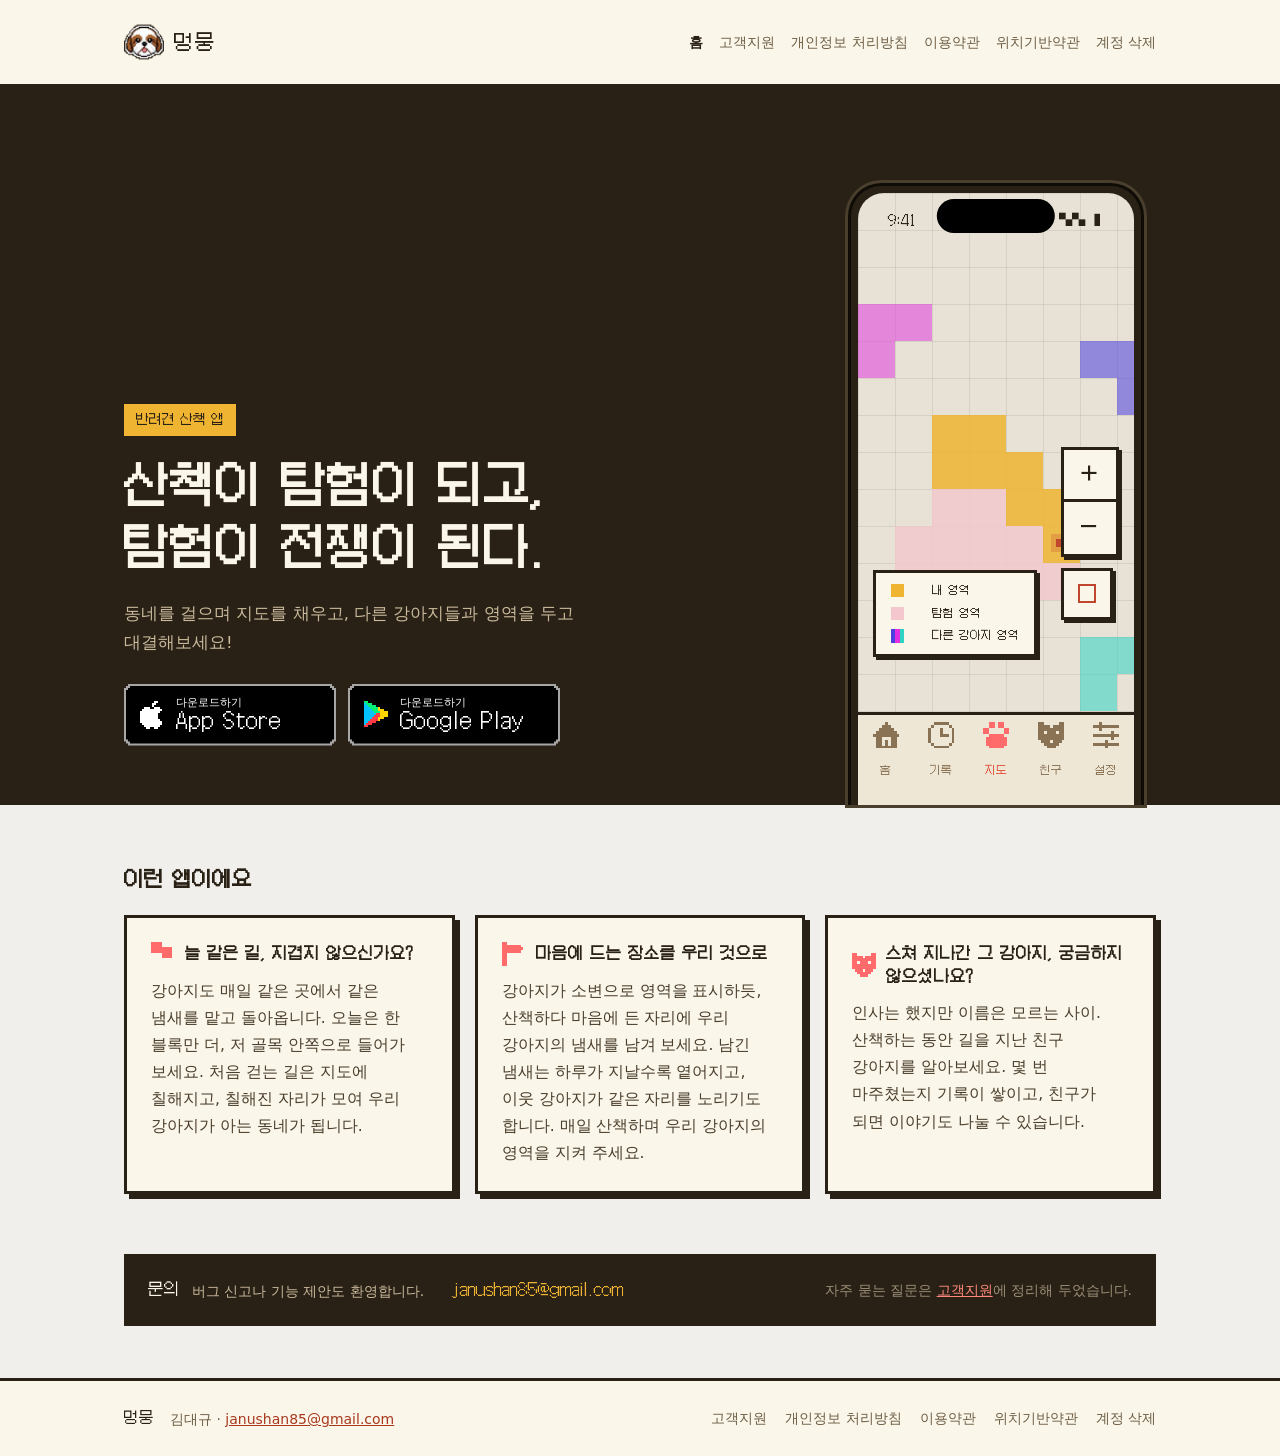
<file: index.html>
<!doctype html>
<html lang="ko">
<head>
  <meta charset="utf-8">
  <meta name="viewport" content="width=device-width, initial-scale=1">
  <title>멍뭉</title>
  <meta name="description" content="산책이 탐험이 되고 탐험이 전쟁이 된다. 동네를 걸으며 지도를 채우고, 다른 강아지들과 영역을 두고 대결해보세요!">
  <meta name="theme-color" content="#2A2116">
  <meta property="og:type" content="website">
  <meta property="og:site_name" content="멍뭉">
  <meta property="og:title" content="멍뭉 — 산책이 탐험이 되고, 탐험이 전쟁이 된다">
  <meta property="og:description" content="산책이 탐험이 되고 탐험이 전쟁이 된다. 동네를 걸으며 지도를 채우고, 다른 강아지들과 영역을 두고 대결해보세요!">
  <meta property="og:url" content="https://pawplot.app/">
  <meta property="og:image" content="https://pawplot.app/assets/icon-512.png">
  <link rel="icon" href="/assets/icon-96.png">
  <link rel="apple-touch-icon" href="/assets/icon-180.png">
  <link rel="stylesheet" href="/style.css">
  <script>document.documentElement.classList.add('js');</script>
</head>
<body class="home">
  <header class="site-head">
    <div class="wrap head-row">
      <a class="brand" href="/">
        <span class="brand-mark"><img src="/assets/icon-96.png" alt="" width="40" height="40"></span>
        <span class="brand-name">멍뭉</span>
      </a>
      <button class="nav-toggle" type="button" aria-label="메뉴" aria-expanded="false" aria-controls="site-nav"><span></span><span></span><span></span></button>
      <nav class="site-nav" id="site-nav">
        <span aria-current="page">홈</span>
        <a href="/support/">고객지원</a>
        <a href="/privacy/">개인정보 처리방침</a>
        <a href="/terms/">이용약관</a>
        <a href="/location/">위치기반약관</a>
        <a href="/account-deletion/">계정 삭제</a>
      </nav>
    </div>
  </header>
  <main>
    <section class="hero">
      <div class="wrap hero-grid">
        <div class="hero-copy">
          <span class="badge">반려견 산책 앱</span>
          <h1>산책이 탐험이 되고,<br>탐험이 전쟁이 된다.</h1>
          <p class="hero-lead">동네를 걸으며 지도를 채우고, 다른 강아지들과 영역을 두고 대결해보세요!</p>
          <div class="stores">
        <a class="store apple" href="https://apps.apple.com/kr/app/id6807056228">
          <span class="store-in">
            <svg class="store-i" viewBox="0 0 12 14" shape-rendering="crispEdges" aria-hidden="true"><path fill="#FFFFFF" d="M7 0h2v1h-2zM6 1h2v1h-2zM6 2h1v1h-1zM2 3h3v1h-3zM7 3h3v1h-3zM1 4h10v1h-10zM0 5h10v1h-10zM0 6h9v1h-9zM0 7h9v1h-9zM0 8h9v1h-9zM0 9h10v1h-10zM0 10h11v1h-11zM1 11h10v1h-10zM2 12h8v1h-8zM3 13h2v1h-2zM7 13h2v1h-2z"/></svg>
            <span class="store-t"><span class="store-sub">다운로드하기</span><span class="store-name">App Store</span></span>
          </span>
        </a>
        <a class="store play" href="https://play.google.com/store/apps/details?id=app.pawplot">
          <span class="store-in">
            <svg class="store-i" viewBox="0 0 12 14" shape-rendering="crispEdges" aria-hidden="true"><path fill="#00C3FF" d="M0 1h1v1h-1zM0 2h2v1h-2zM0 3h3v1h-3zM0 4h4v1h-4zM0 5h5v1h-5zM0 6h6v1h-6zM0 7h5v1h-5zM0 8h4v1h-4zM0 9h3v1h-3zM0 10h2v1h-2zM0 11h1v1h-1z"/><path fill="#00F076" d="M0 0h2v1h-2zM1 1h3v1h-3zM2 2h4v1h-4zM3 3h4v1h-4zM4 4h3v1h-3zM5 5h3v1h-3z"/><path fill="#FF3A44" d="M6 6h2v1h-2zM5 7h3v1h-3zM4 8h3v1h-3zM3 9h4v1h-4zM2 10h4v1h-4zM1 11h3v1h-3zM0 12h2v1h-2z"/><path fill="#FFD400" d="M7 3h1v1h-1zM7 4h3v1h-3zM8 5h4v1h-4zM8 6h4v1h-4zM8 7h4v1h-4zM7 8h3v1h-3zM7 9h1v1h-1z"/></svg>
            <span class="store-t"><span class="store-sub">다운로드하기</span><span class="store-name">Google Play</span></span>
          </span>
        </a>
          </div>
        </div>
      <div class="phone" aria-hidden="true">
        <div class="phone-screen">
          <div class="pmap">
            <i class="pc mine" style="--c:2;--r:6"></i>
            <i class="pc mine" style="--c:3;--r:6"></i>
            <i class="pc mine" style="--c:3;--r:7"></i>
            <i class="pc mine" style="--c:4;--r:7"></i>
            <i class="pc mine" style="--c:4;--r:8"></i>
            <i class="pc mine" style="--c:5;--r:8"></i>
            <i class="pc mine" style="--c:5;--r:9"></i>
            <i class="pc mine" style="--c:2;--r:7"></i>
            <i class="pc seen" style="--c:1;--r:9"></i>
            <i class="pc seen" style="--c:2;--r:9"></i>
            <i class="pc seen" style="--c:2;--r:10"></i>
            <i class="pc seen" style="--c:3;--r:10"></i>
            <i class="pc seen" style="--c:4;--r:10"></i>
            <i class="pc seen" style="--c:1;--r:10"></i>
            <i class="pc seen" style="--c:3;--r:9"></i>
            <i class="pc seen" style="--c:4;--r:9"></i>
            <i class="pc seen" style="--c:5;--r:10"></i>
            <i class="pc seen" style="--c:2;--r:8"></i>
            <i class="pc seen" style="--c:3;--r:8"></i>
            <i class="pc rival-a" style="--c:6;--r:4"></i>
            <i class="pc rival-a" style="--c:7;--r:4"></i>
            <i class="pc rival-a" style="--c:7;--r:5"></i>
            <i class="pc rival-b" style="--c:0;--r:3"></i>
            <i class="pc rival-b" style="--c:1;--r:3"></i>
            <i class="pc rival-b" style="--c:0;--r:4"></i>
            <i class="pc rival-c" style="--c:6;--r:12"></i>
            <i class="pc rival-c" style="--c:7;--r:12"></i>
            <i class="pc rival-c" style="--c:6;--r:13"></i>
            <i class="pdog"></i>
          </div>
          <div class="pstatus"><span>9:41</span><i class="pnotch"></i><span>▚▚ ▮</span></div>
          <div class="pzoom">
            <div class="pz-pair"><span>+</span><span>−</span></div>
            <div class="pz-loc"><i></i></div>
          </div>
          <div class="plegend">
            <div class="lg-row"><i class="sw mine"></i><span>내 영역</span></div>
            <div class="lg-row"><i class="sw seen"></i><span>탐험 영역</span></div>
            <div class="lg-row"><i class="sw multi"><i></i><i></i><i></i></i><span>다른 강아지 영역</span></div>
          </div>
          <div class="ptabs">
            <div class="tab"><svg class="tab-i" viewBox="0 0 9 9" shape-rendering="crispEdges" aria-hidden="true"><path d="M4 0h1v1h-1zM3 1h3v1h-3zM2 2h5v1h-5zM1 3h7v1h-7zM0 4h9v1h-9zM1 5h2v1h-2zM6 5h2v1h-2zM1 6h2v1h-2zM4 6h1v1h-1zM6 6h2v1h-2zM1 7h2v1h-2zM4 7h1v1h-1zM6 7h2v1h-2zM1 8h7v1h-7z"/></svg><span>홈</span></div>
            <div class="tab"><svg class="tab-i" viewBox="0 0 9 9" shape-rendering="crispEdges" aria-hidden="true"><path d="M2 0h5v1h-5zM1 1h1v1h-1zM7 1h1v1h-1zM0 2h1v1h-1zM4 2h1v1h-1zM8 2h1v1h-1zM0 3h1v1h-1zM4 3h1v1h-1zM8 3h1v1h-1zM0 4h1v1h-1zM4 4h3v1h-3zM8 4h1v1h-1zM0 5h1v1h-1zM8 5h1v1h-1zM0 6h1v1h-1zM8 6h1v1h-1zM1 7h1v1h-1zM7 7h1v1h-1zM2 8h5v1h-5z"/></svg><span>기록</span></div>
            <div class="tab on"><svg class="tab-i" viewBox="0 0 9 9" shape-rendering="crispEdges" aria-hidden="true"><path d="M2 0h2v1h-2zM5 0h2v1h-2zM2 1h2v1h-2zM5 1h2v1h-2zM0 2h2v1h-2zM7 2h2v1h-2zM0 3h2v1h-2zM7 3h2v1h-2zM2 4h5v1h-5zM1 5h7v1h-7zM1 6h7v1h-7zM1 7h7v1h-7zM2 8h5v1h-5z"/></svg><span>지도</span></div>
            <div class="tab"><svg class="tab-i" viewBox="0 0 9 9" shape-rendering="crispEdges" aria-hidden="true"><path d="M0 0h2v1h-2zM7 0h2v1h-2zM0 1h4v1h-4zM5 1h4v1h-4zM0 2h9v1h-9zM0 3h2v1h-2zM3 3h3v1h-3zM7 3h2v1h-2zM0 4h9v1h-9zM0 5h9v1h-9zM1 6h3v1h-3zM5 6h3v1h-3zM2 7h5v1h-5zM3 8h3v1h-3z"/></svg><span>친구</span></div>
            <div class="tab"><svg class="tab-i" viewBox="0 0 9 9" shape-rendering="crispEdges" aria-hidden="true"><path d="M2 0h1v1h-1zM0 1h9v1h-9zM2 2h1v1h-1zM6 3h1v1h-1zM0 4h9v1h-9zM6 5h1v1h-1zM4 6h1v1h-1zM0 7h9v1h-9zM4 8h1v1h-1z"/></svg><span>설정</span></div>
          </div>
        </div>
      </div>
      </div>
    </section>

    <section class="wrap block">
      <h2>이런 앱이에요</h2>
      <div class="cards">
        <article class="card">
          <div class="card-head"><svg class="card-i" viewBox="0 0 9 9" shape-rendering="crispEdges" aria-hidden="true"><path d="M0 0h4v1h-4zM0 1h4v1h-4zM0 2h8v1h-8zM0 3h8v1h-8zM4 4h4v1h-4zM4 5h4v1h-4z"/></svg><h3>늘 같은 길, 지겹지 않으신가요?</h3></div>
          <p>강아지도 매일 같은 곳에서 같은 냄새를 맡고 돌아옵니다. 오늘은 한 블록만 더, 저 골목 안쪽으로 들어가 보세요. 처음 걷는 길은 지도에 칠해지고, 칠해진 자리가 모여 우리 강아지가 아는 동네가 됩니다.</p>
        </article>
        <article class="card">
          <div class="card-head"><svg class="card-i" viewBox="0 0 9 9" shape-rendering="crispEdges" aria-hidden="true"><path d="M0 0h2v1h-2zM0 1h7v1h-7zM0 2h8v1h-8zM0 3h7v1h-7zM0 4h2v1h-2zM0 5h2v1h-2zM0 6h2v1h-2zM0 7h2v1h-2zM0 8h2v1h-2z"/></svg><h3>마음에 드는 장소를 우리 것으로</h3></div>
          <p>강아지가 소변으로 영역을 표시하듯, 산책하다 마음에 든 자리에 우리 강아지의 냄새를 남겨 보세요. 남긴 냄새는 하루가 지날수록 옅어지고, 이웃 강아지가 같은 자리를 노리기도 합니다. 매일 산책하며 우리 강아지의 영역을 지켜 주세요.</p>
        </article>
        <article class="card">
          <div class="card-head"><svg class="card-i" viewBox="0 0 9 9" shape-rendering="crispEdges" aria-hidden="true"><path d="M0 0h2v1h-2zM7 0h2v1h-2zM0 1h4v1h-4zM5 1h4v1h-4zM0 2h9v1h-9zM0 3h2v1h-2zM3 3h3v1h-3zM7 3h2v1h-2zM0 4h9v1h-9zM0 5h9v1h-9zM1 6h3v1h-3zM5 6h3v1h-3zM2 7h5v1h-5zM3 8h3v1h-3z"/></svg><h3>스쳐 지나간 그 강아지, 궁금하지 않으셨나요?</h3></div>
          <p>인사는 했지만 이름은 모르는 사이. 산책하는 동안 길을 지난 친구 강아지를 알아보세요. 몇 번 마주쳤는지 기록이 쌓이고, 친구가 되면 이야기도 나눌 수 있습니다.</p>
        </article>
      </div>
    </section>

    <section class="wrap block">
      <div class="contact">
        <div>
          <span class="contact-title">문의</span>
          <span class="contact-lead">버그 신고나 기능 제안도 환영합니다.</span>
        </div>
        <a class="contact-mail" href="mailto:janushan85@gmail.com">janushan85@gmail.com</a>
        <p class="contact-note">자주 묻는 질문은 <a href="/support/">고객지원</a>에 정리해 두었습니다.</p>
      </div>
    </section>
  </main>
  <footer class="site-foot">
    <div class="wrap foot-row">
      <div class="foot-id">
        <div class="foot-name">멍뭉</div>
        <div class="foot-who">김대규 · <a href="mailto:janushan85@gmail.com">janushan85@gmail.com</a></div>
      </div>
      <div class="foot-links">
        <a href="/support/">고객지원</a>
        <a href="/privacy/">개인정보 처리방침</a>
        <a href="/terms/">이용약관</a>
        <a href="/location/">위치기반약관</a>
        <a href="/account-deletion/">계정 삭제</a>
      </div>
    </div>
  </footer>
  <script>
    (() => {
      const toggle = document.querySelector('.nav-toggle');
      const head = document.querySelector('.site-head');
      const set = (open) => {
        head.classList.toggle('nav-open', open);
        toggle.setAttribute('aria-expanded', String(open));
      };
      toggle.addEventListener('click', () => set(!head.classList.contains('nav-open')));
      document.addEventListener('keydown', (e) => { if (e.key === 'Escape') set(false); });
      document.addEventListener('click', (e) => { if (!head.contains(e.target)) set(false); });
    })();
  </script>
</body>
</html>
</file>
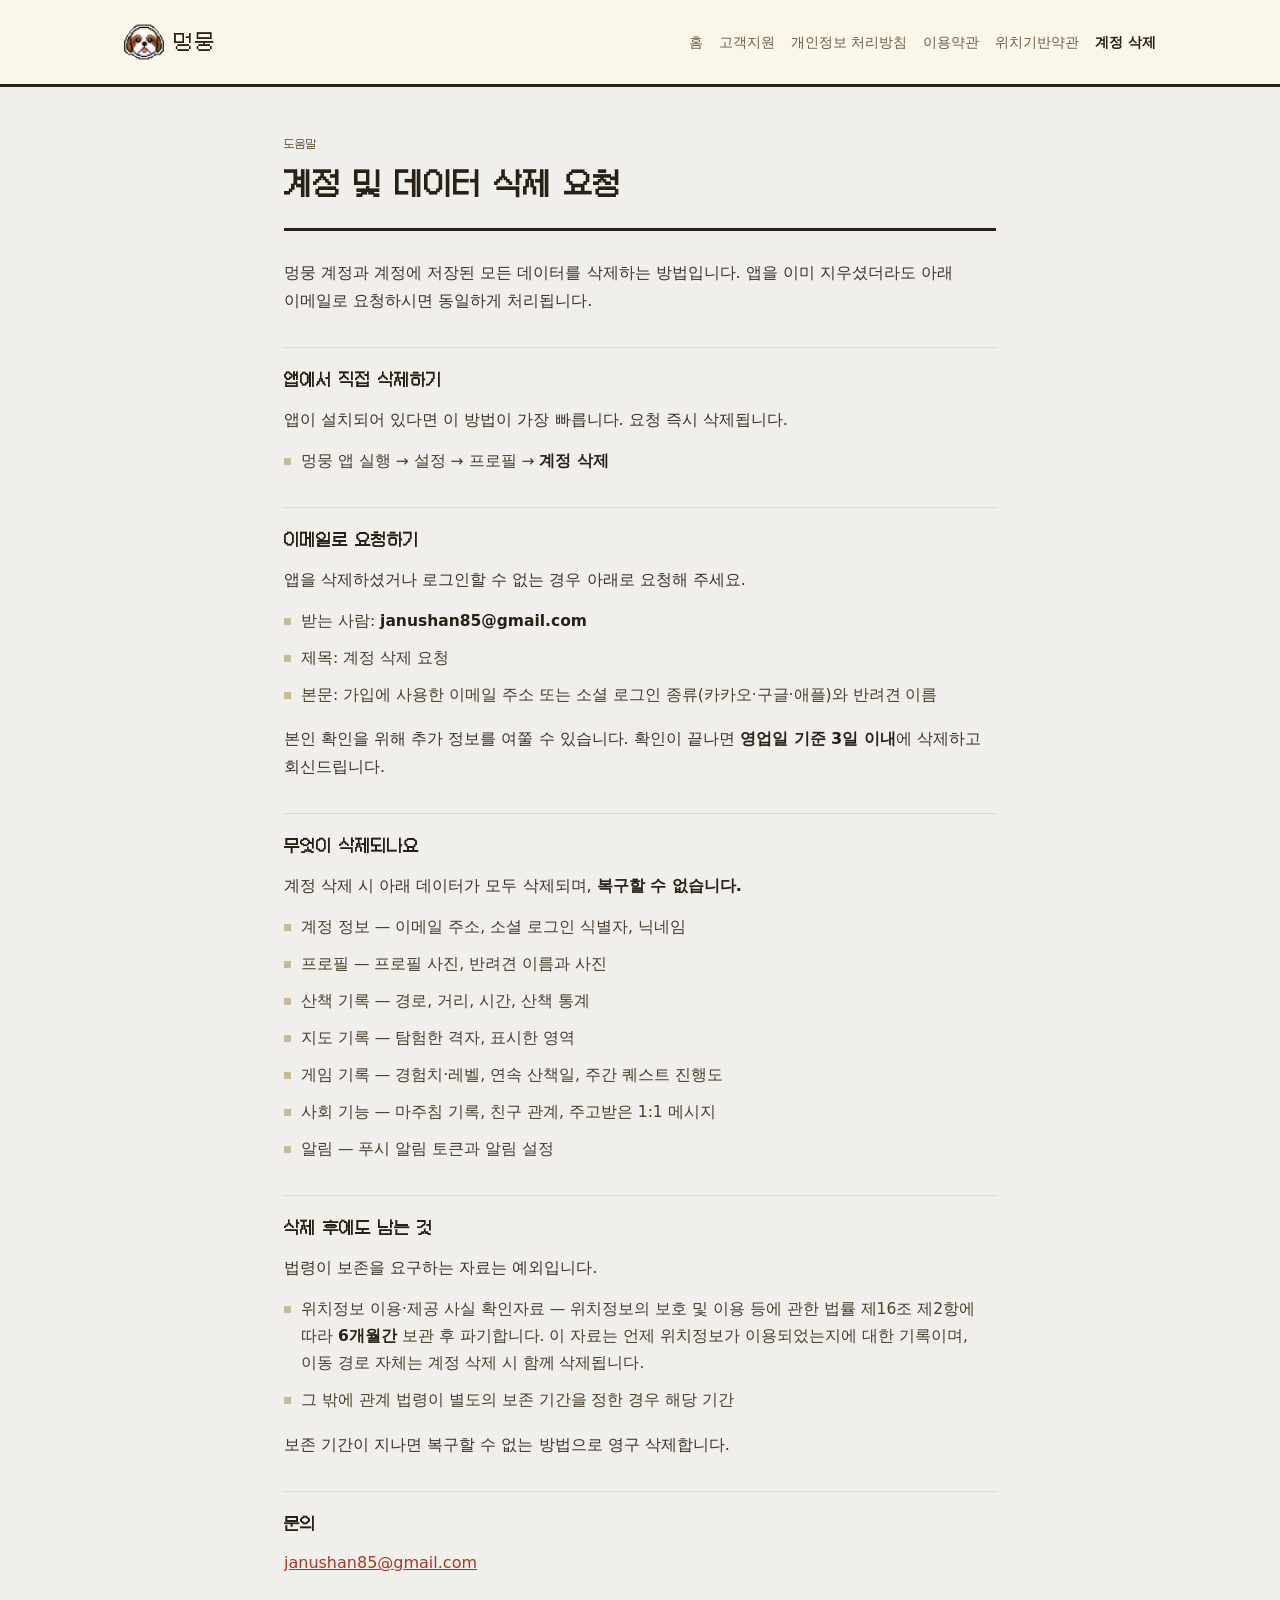
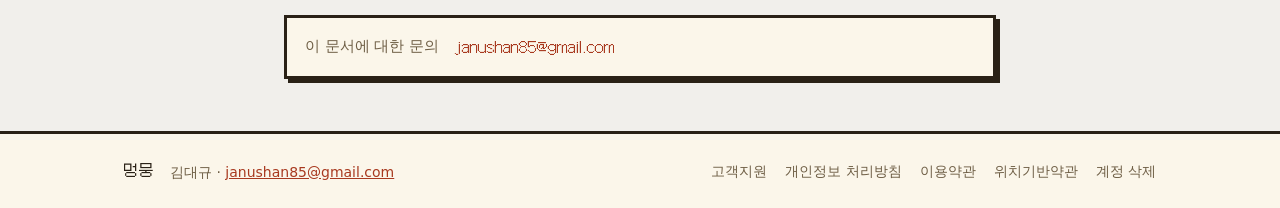
<file: account-deletion/index.html>
<!doctype html>
<html lang="ko">
<head>
  <meta charset="utf-8">
  <meta name="viewport" content="width=device-width, initial-scale=1">
  <title>계정 및 데이터 삭제 요청 · 멍뭉</title>
  <meta name="description" content="산책이 탐험이 되고 탐험이 전쟁이 된다. 동네를 걸으며 지도를 채우고, 다른 강아지들과 영역을 두고 대결해보세요!">
  <meta name="theme-color" content="#2A2116">
  <meta property="og:type" content="website">
  <meta property="og:site_name" content="멍뭉">
  <meta property="og:title" content="계정 및 데이터 삭제 요청">
  <meta property="og:description" content="산책이 탐험이 되고 탐험이 전쟁이 된다. 동네를 걸으며 지도를 채우고, 다른 강아지들과 영역을 두고 대결해보세요!">
  <meta property="og:url" content="https://pawplot.app/account-deletion/">
  <meta property="og:image" content="https://pawplot.app/assets/icon-512.png">
  <link rel="icon" href="/assets/icon-96.png">
  <link rel="apple-touch-icon" href="/assets/icon-180.png">
  <link rel="stylesheet" href="/style.css">
  <script>document.documentElement.classList.add('js');</script>
</head>
<body>
  <header class="site-head">
    <div class="wrap head-row">
      <a class="brand" href="/">
        <span class="brand-mark"><img src="/assets/icon-96.png" alt="" width="40" height="40"></span>
        <span class="brand-name">멍뭉</span>
      </a>
      <button class="nav-toggle" type="button" aria-label="메뉴" aria-expanded="false" aria-controls="site-nav"><span></span><span></span><span></span></button>
      <nav class="site-nav" id="site-nav">
        <a href="/">홈</a>
        <a href="/support/">고객지원</a>
        <a href="/privacy/">개인정보 처리방침</a>
        <a href="/terms/">이용약관</a>
        <a href="/location/">위치기반약관</a>
        <span aria-current="page">계정 삭제</span>
      </nav>
    </div>
  </header>
  <main>
    <article class="doc">
      <div class="doc-head">
        <span class="doc-lead">도움말</span>
        <h1>계정 및 데이터 삭제 요청</h1>
        
      </div>
    <p>멍뭉 계정과 계정에 저장된 모든 데이터를 삭제하는 방법입니다. 앱을 이미 지우셨더라도 아래 이메일로 요청하시면 동일하게 처리됩니다.</p>
    <h2>앱에서 직접 삭제하기</h2>
    <p>앱이 설치되어 있다면 이 방법이 가장 빠릅니다. 요청 즉시 삭제됩니다.</p>
    <ul class="dots">
      <li><i></i><span>멍뭉 앱 실행 → 설정 → 프로필 → <strong>계정 삭제</strong></span></li>
    </ul>
    <h2>이메일로 요청하기</h2>
    <p>앱을 삭제하셨거나 로그인할 수 없는 경우 아래로 요청해 주세요.</p>
    <ul class="dots">
      <li><i></i><span>받는 사람: <strong>janushan85@gmail.com</strong></span></li>
      <li><i></i><span>제목: 계정 삭제 요청</span></li>
      <li><i></i><span>본문: 가입에 사용한 이메일 주소 또는 소셜 로그인 종류(카카오·구글·애플)와 반려견 이름</span></li>
    </ul>
    <p>본인 확인을 위해 추가 정보를 여쭐 수 있습니다. 확인이 끝나면 <strong>영업일 기준 3일 이내</strong>에 삭제하고 회신드립니다.</p>
    <h2>무엇이 삭제되나요</h2>
    <p>계정 삭제 시 아래 데이터가 모두 삭제되며, <strong>복구할 수 없습니다.</strong></p>
    <ul class="dots">
      <li><i></i><span>계정 정보 — 이메일 주소, 소셜 로그인 식별자, 닉네임</span></li>
      <li><i></i><span>프로필 — 프로필 사진, 반려견 이름과 사진</span></li>
      <li><i></i><span>산책 기록 — 경로, 거리, 시간, 산책 통계</span></li>
      <li><i></i><span>지도 기록 — 탐험한 격자, 표시한 영역</span></li>
      <li><i></i><span>게임 기록 — 경험치·레벨, 연속 산책일, 주간 퀘스트 진행도</span></li>
      <li><i></i><span>사회 기능 — 마주침 기록, 친구 관계, 주고받은 1:1 메시지</span></li>
      <li><i></i><span>알림 — 푸시 알림 토큰과 알림 설정</span></li>
    </ul>
    <h2>삭제 후에도 남는 것</h2>
    <p>법령이 보존을 요구하는 자료는 예외입니다.</p>
    <ul class="dots">
      <li><i></i><span>위치정보 이용·제공 사실 확인자료 — 위치정보의 보호 및 이용 등에 관한 법률 제16조 제2항에 따라 <strong>6개월간</strong> 보관 후 파기합니다. 이 자료는 언제 위치정보가 이용되었는지에 대한 기록이며, 이동 경로 자체는 계정 삭제 시 함께 삭제됩니다.</span></li>
      <li><i></i><span>그 밖에 관계 법령이 별도의 보존 기간을 정한 경우 해당 기간</span></li>
    </ul>
    <p>보존 기간이 지나면 복구할 수 없는 방법으로 영구 삭제합니다.</p>
    <h2>문의</h2>
    <p><a href="mailto:janushan85@gmail.com">janushan85@gmail.com</a></p>
      <div class="doc-foot">
        <span>이 문서에 대한 문의</span>
        <a href="mailto:janushan85@gmail.com">janushan85@gmail.com</a>
      </div>
    </article>
  </main>
  <footer class="site-foot">
    <div class="wrap foot-row">
      <div class="foot-id">
        <div class="foot-name">멍뭉</div>
        <div class="foot-who">김대규 · <a href="mailto:janushan85@gmail.com">janushan85@gmail.com</a></div>
      </div>
      <div class="foot-links">
        <a href="/support/">고객지원</a>
        <a href="/privacy/">개인정보 처리방침</a>
        <a href="/terms/">이용약관</a>
        <a href="/location/">위치기반약관</a>
        <a href="/account-deletion/">계정 삭제</a>
      </div>
    </div>
  </footer>
  <script>
    (() => {
      const toggle = document.querySelector('.nav-toggle');
      const head = document.querySelector('.site-head');
      const set = (open) => {
        head.classList.toggle('nav-open', open);
        toggle.setAttribute('aria-expanded', String(open));
      };
      toggle.addEventListener('click', () => set(!head.classList.contains('nav-open')));
      document.addEventListener('keydown', (e) => { if (e.key === 'Escape') set(false); });
      document.addEventListener('click', (e) => { if (!head.contains(e.target)) set(false); });
    })();
  </script>
</body>
</html>
</file>
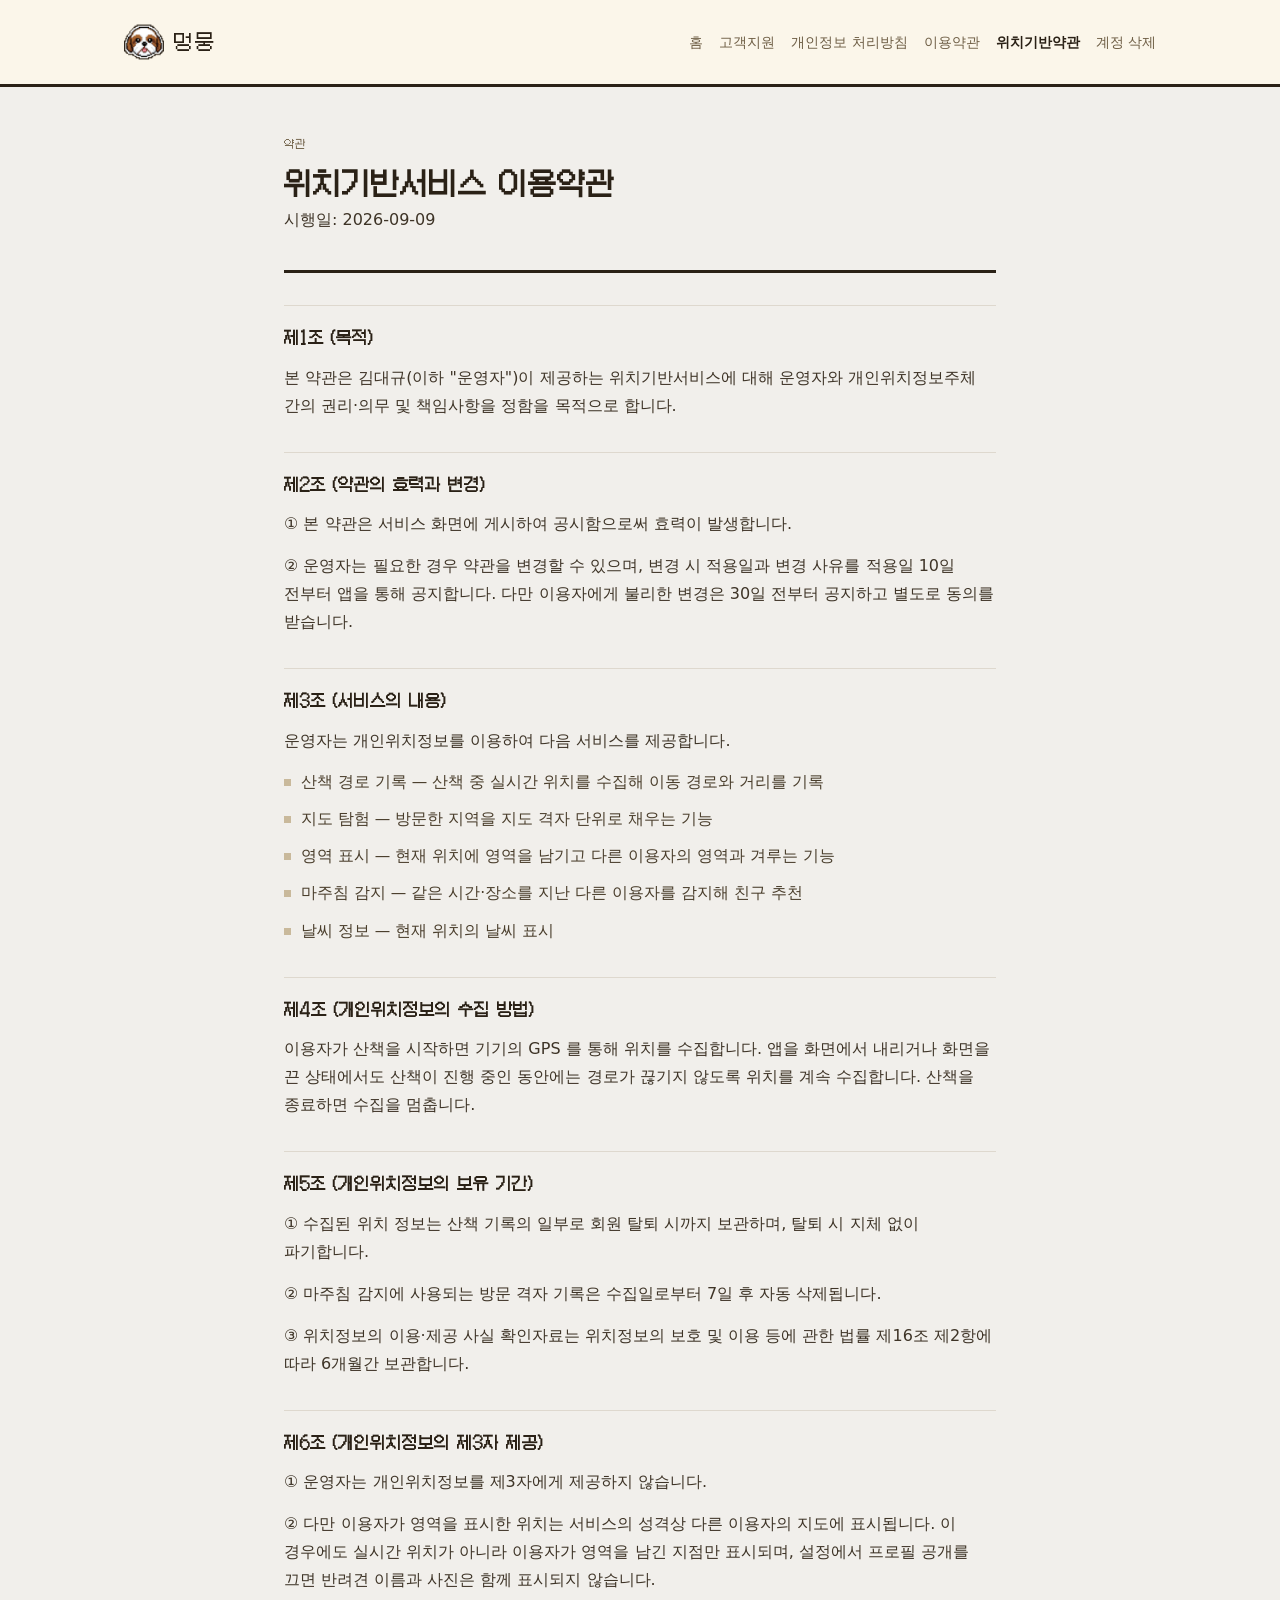
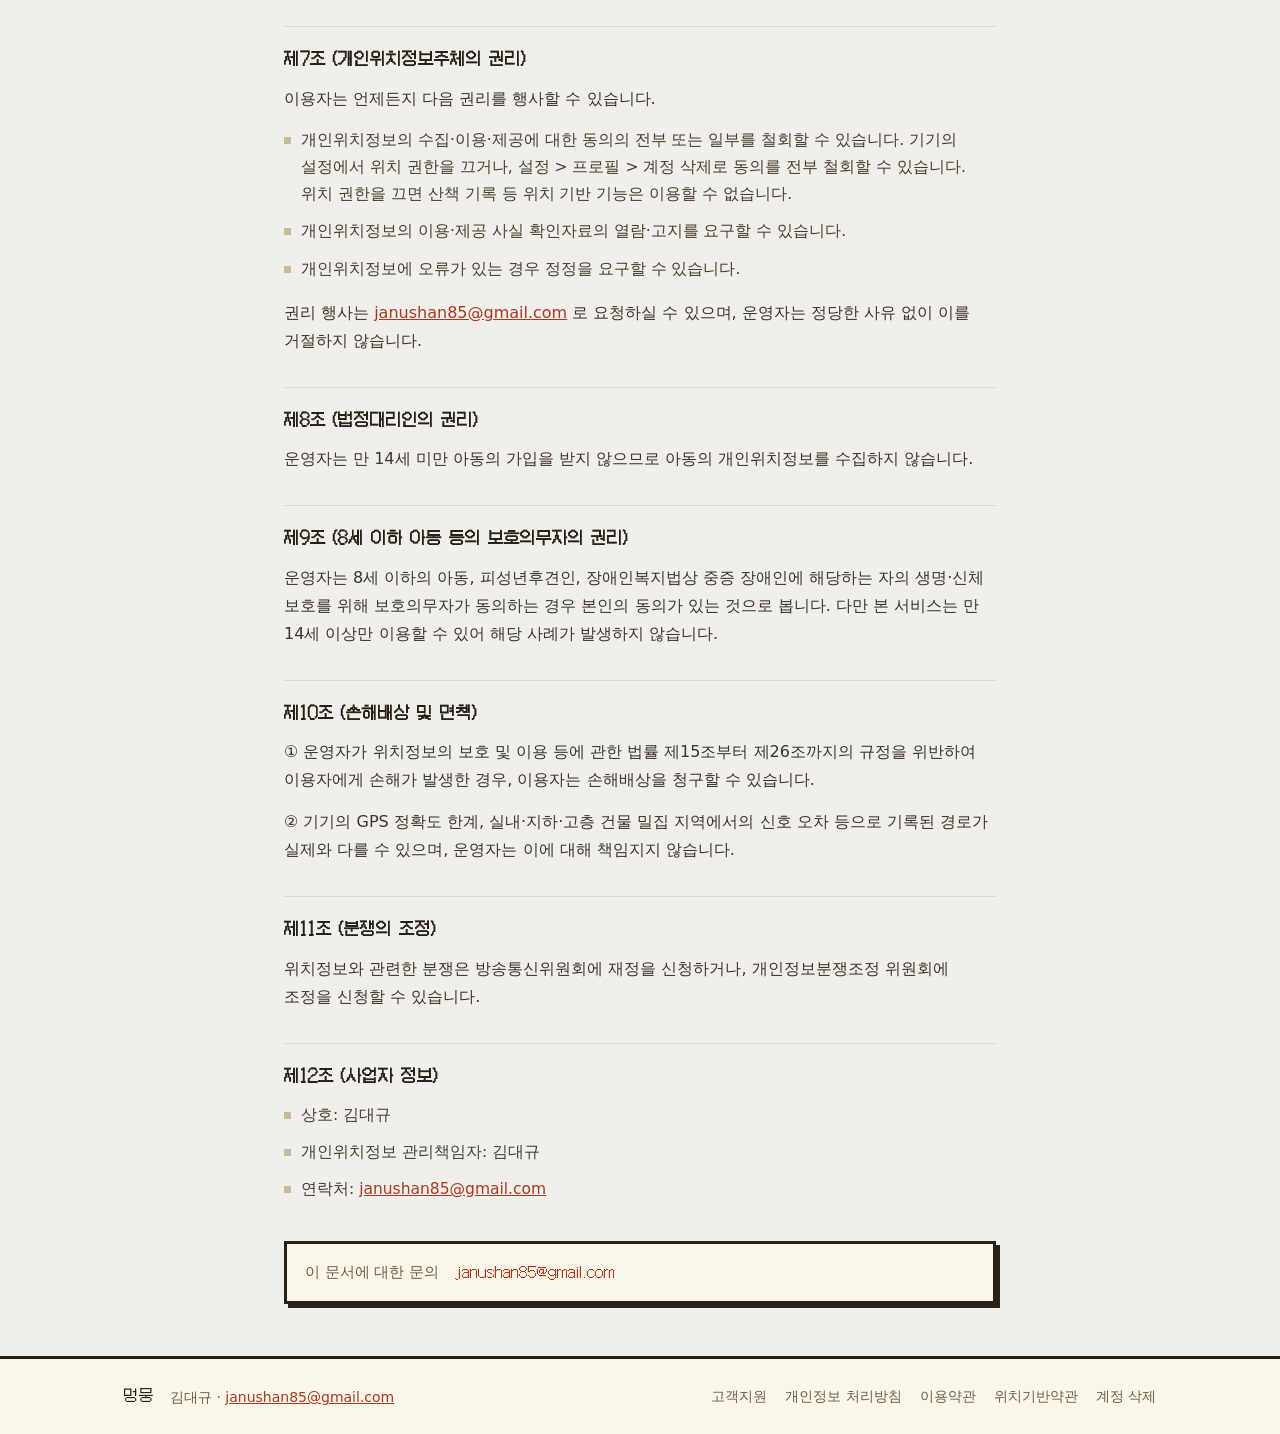
<file: location/index.html>
<!doctype html>
<html lang="ko">
<head>
  <meta charset="utf-8">
  <meta name="viewport" content="width=device-width, initial-scale=1">
  <title>위치기반서비스 이용약관 · 멍뭉</title>
  <meta name="description" content="산책이 탐험이 되고 탐험이 전쟁이 된다. 동네를 걸으며 지도를 채우고, 다른 강아지들과 영역을 두고 대결해보세요!">
  <meta name="theme-color" content="#2A2116">
  <meta property="og:type" content="website">
  <meta property="og:site_name" content="멍뭉">
  <meta property="og:title" content="위치기반서비스 이용약관">
  <meta property="og:description" content="산책이 탐험이 되고 탐험이 전쟁이 된다. 동네를 걸으며 지도를 채우고, 다른 강아지들과 영역을 두고 대결해보세요!">
  <meta property="og:url" content="https://pawplot.app/location/">
  <meta property="og:image" content="https://pawplot.app/assets/icon-512.png">
  <link rel="icon" href="/assets/icon-96.png">
  <link rel="apple-touch-icon" href="/assets/icon-180.png">
  <link rel="stylesheet" href="/style.css">
  <script>document.documentElement.classList.add('js');</script>
</head>
<body>
  <header class="site-head">
    <div class="wrap head-row">
      <a class="brand" href="/">
        <span class="brand-mark"><img src="/assets/icon-96.png" alt="" width="40" height="40"></span>
        <span class="brand-name">멍뭉</span>
      </a>
      <button class="nav-toggle" type="button" aria-label="메뉴" aria-expanded="false" aria-controls="site-nav"><span></span><span></span><span></span></button>
      <nav class="site-nav" id="site-nav">
        <a href="/">홈</a>
        <a href="/support/">고객지원</a>
        <a href="/privacy/">개인정보 처리방침</a>
        <a href="/terms/">이용약관</a>
        <span aria-current="page">위치기반약관</span>
        <a href="/account-deletion/">계정 삭제</a>
      </nav>
    </div>
  </header>
  <main>
    <article class="doc">
      <div class="doc-head">
        <span class="doc-lead">약관</span>
        <h1>위치기반서비스 이용약관</h1>
        <p class="doc-date">시행일: 2026-09-09</p>
      </div>
    <h2>제1조 (목적)</h2>
    <p>본 약관은 김대규(이하 &quot;운영자&quot;)이 제공하는 위치기반서비스에 대해 운영자와 개인위치정보주체 간의 권리·의무 및 책임사항을 정함을 목적으로 합니다.</p>
    <h2>제2조 (약관의 효력과 변경)</h2>
    <p>① 본 약관은 서비스 화면에 게시하여 공시함으로써 효력이 발생합니다.</p>
    <p>② 운영자는 필요한 경우 약관을 변경할 수 있으며, 변경 시 적용일과 변경 사유를 적용일 10일 전부터 앱을 통해 공지합니다. 다만 이용자에게 불리한 변경은 30일 전부터 공지하고 별도로 동의를 받습니다.</p>
    <h2>제3조 (서비스의 내용)</h2>
    <p>운영자는 개인위치정보를 이용하여 다음 서비스를 제공합니다.</p>
    <ul class="dots">
      <li><i></i><span>산책 경로 기록 — 산책 중 실시간 위치를 수집해 이동 경로와 거리를 기록</span></li>
      <li><i></i><span>지도 탐험 — 방문한 지역을 지도 격자 단위로 채우는 기능</span></li>
      <li><i></i><span>영역 표시 — 현재 위치에 영역을 남기고 다른 이용자의 영역과 겨루는 기능</span></li>
      <li><i></i><span>마주침 감지 — 같은 시간·장소를 지난 다른 이용자를 감지해 친구 추천</span></li>
      <li><i></i><span>날씨 정보 — 현재 위치의 날씨 표시</span></li>
    </ul>
    <h2>제4조 (개인위치정보의 수집 방법)</h2>
    <p>이용자가 산책을 시작하면 기기의 GPS 를 통해 위치를 수집합니다. 앱을 화면에서 내리거나 화면을 끈 상태에서도 산책이 진행 중인 동안에는 경로가 끊기지 않도록 위치를 계속 수집합니다. 산책을 종료하면 수집을 멈춥니다.</p>
    <h2>제5조 (개인위치정보의 보유 기간)</h2>
    <p>① 수집된 위치 정보는 산책 기록의 일부로 회원 탈퇴 시까지 보관하며, 탈퇴 시 지체 없이 파기합니다.</p>
    <p>② 마주침 감지에 사용되는 방문 격자 기록은 수집일로부터 7일 후 자동 삭제됩니다.</p>
    <p>③ 위치정보의 이용·제공 사실 확인자료는 위치정보의 보호 및 이용 등에 관한 법률 제16조 제2항에 따라 6개월간 보관합니다.</p>
    <h2>제6조 (개인위치정보의 제3자 제공)</h2>
    <p>① 운영자는 개인위치정보를 제3자에게 제공하지 않습니다.</p>
    <p>② 다만 이용자가 영역을 표시한 위치는 서비스의 성격상 다른 이용자의 지도에 표시됩니다. 이 경우에도 실시간 위치가 아니라 이용자가 영역을 남긴 지점만 표시되며, 설정에서 프로필 공개를 끄면 반려견 이름과 사진은 함께 표시되지 않습니다.</p>
    <h2>제7조 (개인위치정보주체의 권리)</h2>
    <p>이용자는 언제든지 다음 권리를 행사할 수 있습니다.</p>
    <ul class="dots">
      <li><i></i><span>개인위치정보의 수집·이용·제공에 대한 동의의 전부 또는 일부를 철회할 수 있습니다. 기기의 설정에서 위치 권한을 끄거나, 설정 &gt; 프로필 &gt; 계정 삭제로 동의를 전부 철회할 수 있습니다. 위치 권한을 끄면 산책 기록 등 위치 기반 기능은 이용할 수 없습니다.</span></li>
      <li><i></i><span>개인위치정보의 이용·제공 사실 확인자료의 열람·고지를 요구할 수 있습니다.</span></li>
      <li><i></i><span>개인위치정보에 오류가 있는 경우 정정을 요구할 수 있습니다.</span></li>
    </ul>
    <p>권리 행사는 <a href="mailto:janushan85@gmail.com">janushan85@gmail.com</a> 로 요청하실 수 있으며, 운영자는 정당한 사유 없이 이를 거절하지 않습니다.</p>
    <h2>제8조 (법정대리인의 권리)</h2>
    <p>운영자는 만 14세 미만 아동의 가입을 받지 않으므로 아동의 개인위치정보를 수집하지 않습니다.</p>
    <h2>제9조 (8세 이하 아동 등의 보호의무자의 권리)</h2>
    <p>운영자는 8세 이하의 아동, 피성년후견인, 장애인복지법상 중증 장애인에 해당하는 자의 생명·신체 보호를 위해 보호의무자가 동의하는 경우 본인의 동의가 있는 것으로 봅니다. 다만 본 서비스는 만 14세 이상만 이용할 수 있어 해당 사례가 발생하지 않습니다.</p>
    <h2>제10조 (손해배상 및 면책)</h2>
    <p>① 운영자가 위치정보의 보호 및 이용 등에 관한 법률 제15조부터 제26조까지의 규정을 위반하여 이용자에게 손해가 발생한 경우, 이용자는 손해배상을 청구할 수 있습니다.</p>
    <p>② 기기의 GPS 정확도 한계, 실내·지하·고층 건물 밀집 지역에서의 신호 오차 등으로 기록된 경로가 실제와 다를 수 있으며, 운영자는 이에 대해 책임지지 않습니다.</p>
    <h2>제11조 (분쟁의 조정)</h2>
    <p>위치정보와 관련한 분쟁은 방송통신위원회에 재정을 신청하거나, 개인정보분쟁조정 위원회에 조정을 신청할 수 있습니다.</p>
    <h2>제12조 (사업자 정보)</h2>
    <ul class="dots">
      <li><i></i><span>상호: 김대규</span></li>
      <li><i></i><span>개인위치정보 관리책임자: 김대규</span></li>
      <li><i></i><span>연락처: <a href="mailto:janushan85@gmail.com">janushan85@gmail.com</a></span></li>
    </ul>
      <div class="doc-foot">
        <span>이 문서에 대한 문의</span>
        <a href="mailto:janushan85@gmail.com">janushan85@gmail.com</a>
      </div>
    </article>
  </main>
  <footer class="site-foot">
    <div class="wrap foot-row">
      <div class="foot-id">
        <div class="foot-name">멍뭉</div>
        <div class="foot-who">김대규 · <a href="mailto:janushan85@gmail.com">janushan85@gmail.com</a></div>
      </div>
      <div class="foot-links">
        <a href="/support/">고객지원</a>
        <a href="/privacy/">개인정보 처리방침</a>
        <a href="/terms/">이용약관</a>
        <a href="/location/">위치기반약관</a>
        <a href="/account-deletion/">계정 삭제</a>
      </div>
    </div>
  </footer>
  <script>
    (() => {
      const toggle = document.querySelector('.nav-toggle');
      const head = document.querySelector('.site-head');
      const set = (open) => {
        head.classList.toggle('nav-open', open);
        toggle.setAttribute('aria-expanded', String(open));
      };
      toggle.addEventListener('click', () => set(!head.classList.contains('nav-open')));
      document.addEventListener('keydown', (e) => { if (e.key === 'Escape') set(false); });
      document.addEventListener('click', (e) => { if (!head.contains(e.target)) set(false); });
    })();
  </script>
</body>
</html>
</file>
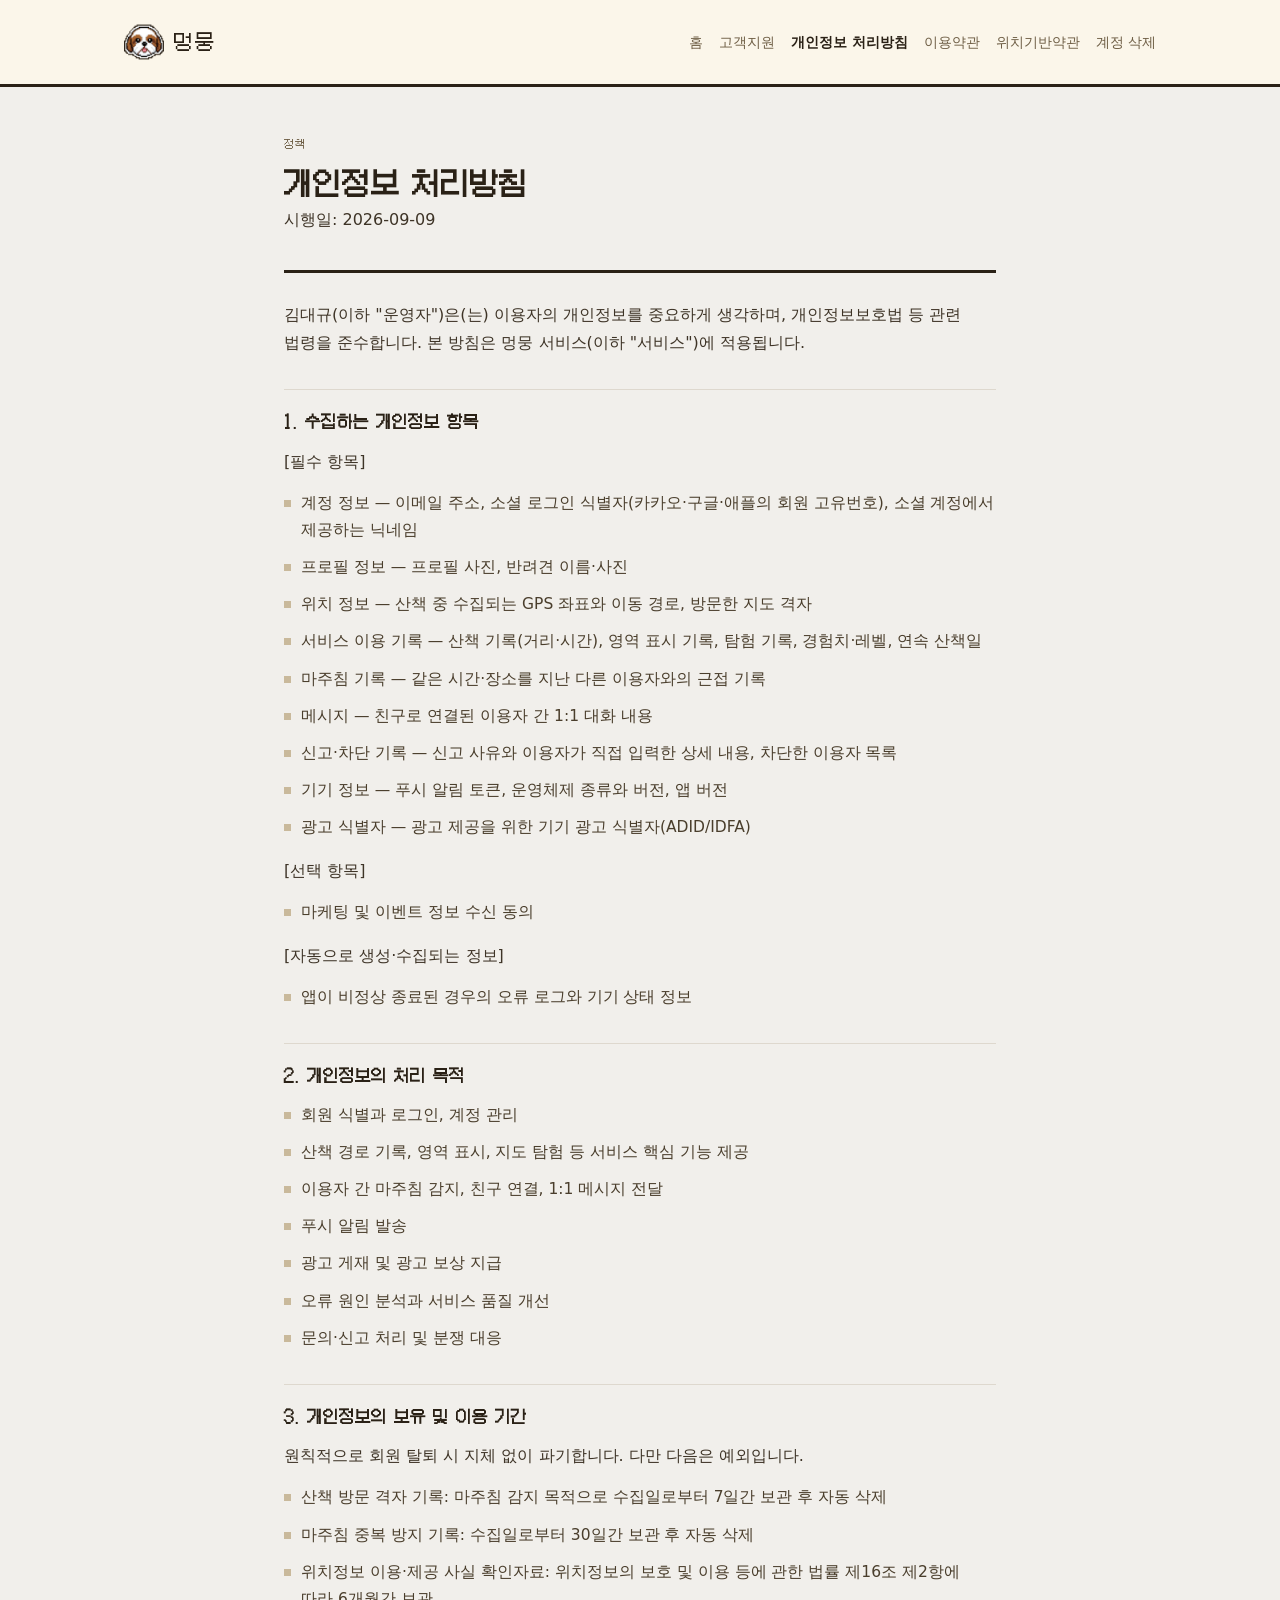
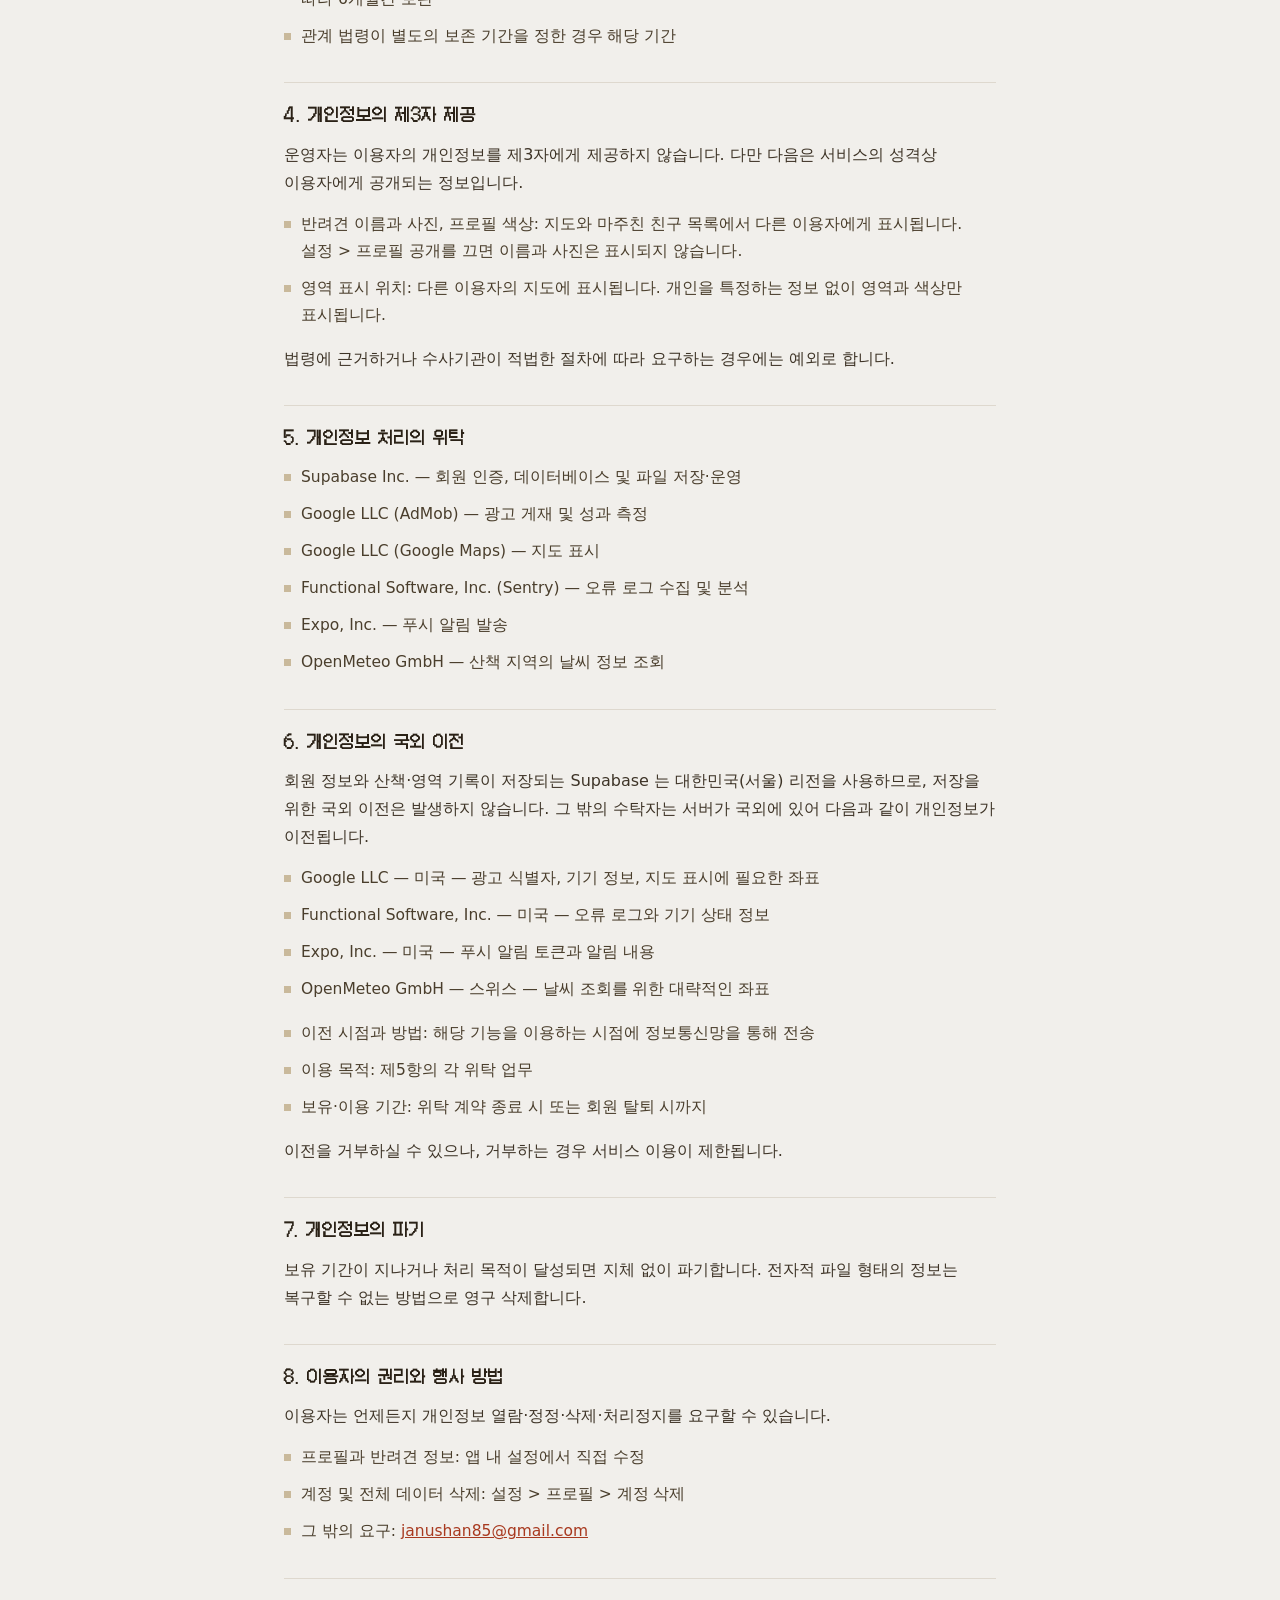
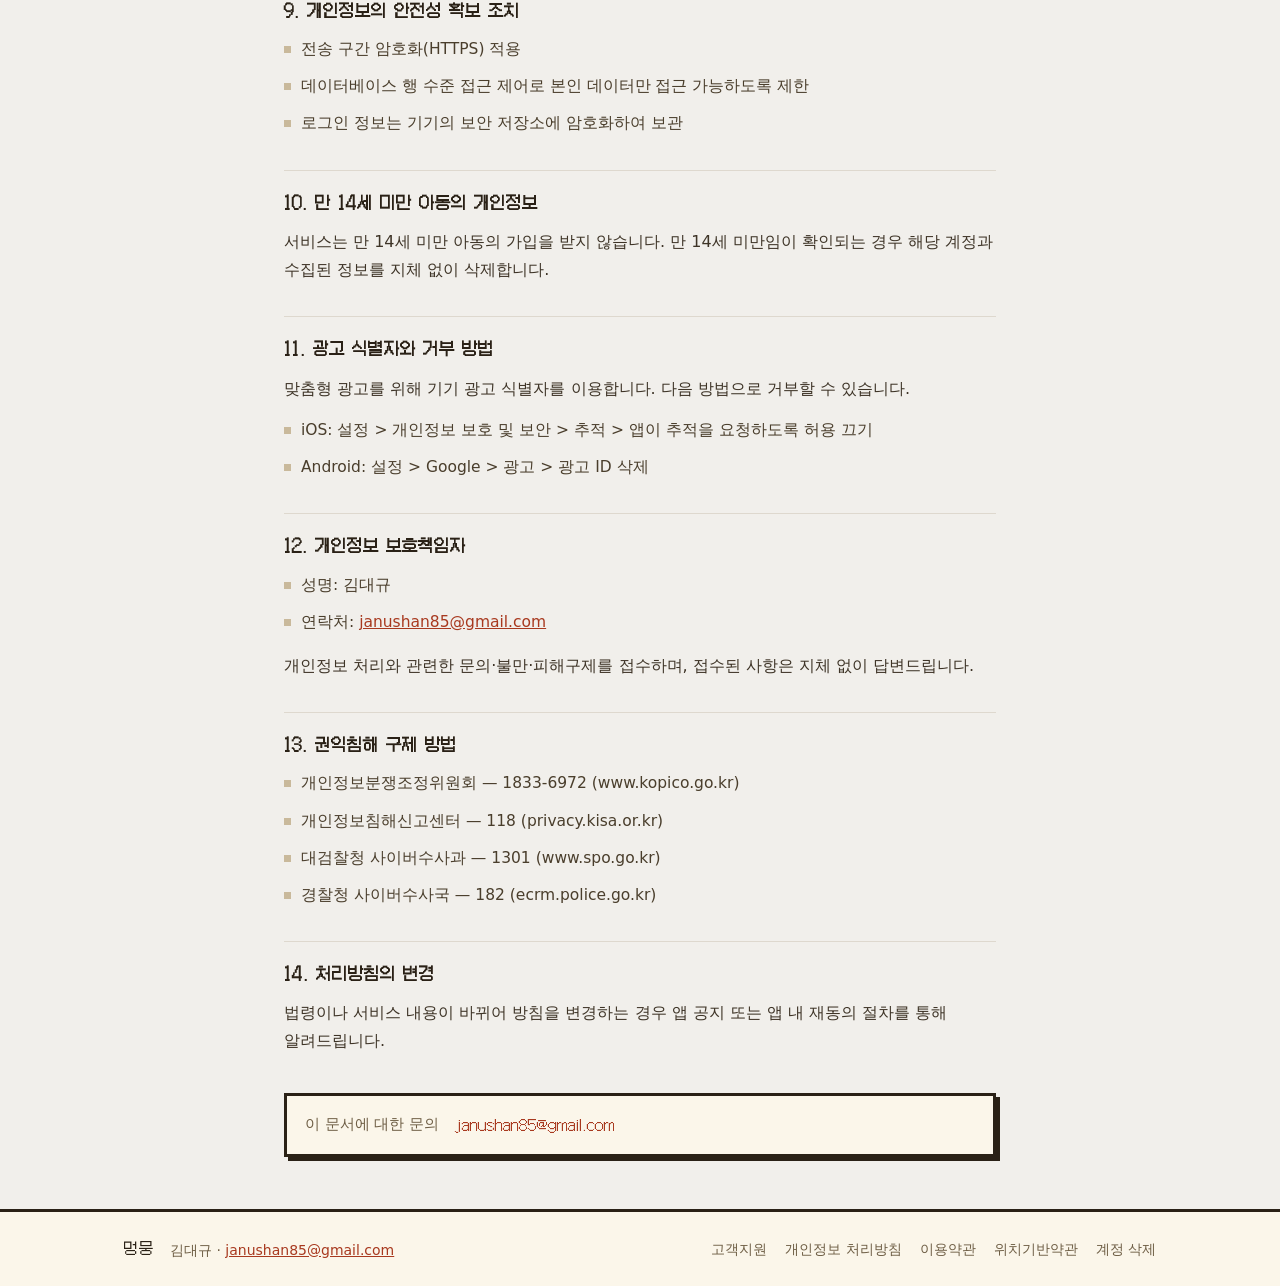
<file: privacy/index.html>
<!doctype html>
<html lang="ko">
<head>
  <meta charset="utf-8">
  <meta name="viewport" content="width=device-width, initial-scale=1">
  <title>개인정보 처리방침 · 멍뭉</title>
  <meta name="description" content="산책이 탐험이 되고 탐험이 전쟁이 된다. 동네를 걸으며 지도를 채우고, 다른 강아지들과 영역을 두고 대결해보세요!">
  <meta name="theme-color" content="#2A2116">
  <meta property="og:type" content="website">
  <meta property="og:site_name" content="멍뭉">
  <meta property="og:title" content="개인정보 처리방침">
  <meta property="og:description" content="산책이 탐험이 되고 탐험이 전쟁이 된다. 동네를 걸으며 지도를 채우고, 다른 강아지들과 영역을 두고 대결해보세요!">
  <meta property="og:url" content="https://pawplot.app/privacy/">
  <meta property="og:image" content="https://pawplot.app/assets/icon-512.png">
  <link rel="icon" href="/assets/icon-96.png">
  <link rel="apple-touch-icon" href="/assets/icon-180.png">
  <link rel="stylesheet" href="/style.css">
  <script>document.documentElement.classList.add('js');</script>
</head>
<body>
  <header class="site-head">
    <div class="wrap head-row">
      <a class="brand" href="/">
        <span class="brand-mark"><img src="/assets/icon-96.png" alt="" width="40" height="40"></span>
        <span class="brand-name">멍뭉</span>
      </a>
      <button class="nav-toggle" type="button" aria-label="메뉴" aria-expanded="false" aria-controls="site-nav"><span></span><span></span><span></span></button>
      <nav class="site-nav" id="site-nav">
        <a href="/">홈</a>
        <a href="/support/">고객지원</a>
        <span aria-current="page">개인정보 처리방침</span>
        <a href="/terms/">이용약관</a>
        <a href="/location/">위치기반약관</a>
        <a href="/account-deletion/">계정 삭제</a>
      </nav>
    </div>
  </header>
  <main>
    <article class="doc">
      <div class="doc-head">
        <span class="doc-lead">정책</span>
        <h1>개인정보 처리방침</h1>
        <p class="doc-date">시행일: 2026-09-09</p>
      </div>
    <p>김대규(이하 &quot;운영자&quot;)은(는) 이용자의 개인정보를 중요하게 생각하며, 개인정보보호법 등 관련 법령을 준수합니다. 본 방침은 멍뭉 서비스(이하 &quot;서비스&quot;)에 적용됩니다.</p>
    <h2>1. 수집하는 개인정보 항목</h2>
    <p>[필수 항목]</p>
    <ul class="dots">
      <li><i></i><span>계정 정보 — 이메일 주소, 소셜 로그인 식별자(카카오·구글·애플의 회원 고유번호), 소셜 계정에서 제공하는 닉네임</span></li>
      <li><i></i><span>프로필 정보 — 프로필 사진, 반려견 이름·사진</span></li>
      <li><i></i><span>위치 정보 — 산책 중 수집되는 GPS 좌표와 이동 경로, 방문한 지도 격자</span></li>
      <li><i></i><span>서비스 이용 기록 — 산책 기록(거리·시간), 영역 표시 기록, 탐험 기록, 경험치·레벨, 연속 산책일</span></li>
      <li><i></i><span>마주침 기록 — 같은 시간·장소를 지난 다른 이용자와의 근접 기록</span></li>
      <li><i></i><span>메시지 — 친구로 연결된 이용자 간 1:1 대화 내용</span></li>
      <li><i></i><span>신고·차단 기록 — 신고 사유와 이용자가 직접 입력한 상세 내용, 차단한 이용자 목록</span></li>
      <li><i></i><span>기기 정보 — 푸시 알림 토큰, 운영체제 종류와 버전, 앱 버전</span></li>
      <li><i></i><span>광고 식별자 — 광고 제공을 위한 기기 광고 식별자(ADID/IDFA)</span></li>
    </ul>
    <p>[선택 항목]</p>
    <ul class="dots">
      <li><i></i><span>마케팅 및 이벤트 정보 수신 동의</span></li>
    </ul>
    <p>[자동으로 생성·수집되는 정보]</p>
    <ul class="dots">
      <li><i></i><span>앱이 비정상 종료된 경우의 오류 로그와 기기 상태 정보</span></li>
    </ul>
    <h2>2. 개인정보의 처리 목적</h2>
    <ul class="dots">
      <li><i></i><span>회원 식별과 로그인, 계정 관리</span></li>
      <li><i></i><span>산책 경로 기록, 영역 표시, 지도 탐험 등 서비스 핵심 기능 제공</span></li>
      <li><i></i><span>이용자 간 마주침 감지, 친구 연결, 1:1 메시지 전달</span></li>
      <li><i></i><span>푸시 알림 발송</span></li>
      <li><i></i><span>광고 게재 및 광고 보상 지급</span></li>
      <li><i></i><span>오류 원인 분석과 서비스 품질 개선</span></li>
      <li><i></i><span>문의·신고 처리 및 분쟁 대응</span></li>
    </ul>
    <h2>3. 개인정보의 보유 및 이용 기간</h2>
    <p>원칙적으로 회원 탈퇴 시 지체 없이 파기합니다. 다만 다음은 예외입니다.</p>
    <ul class="dots">
      <li><i></i><span>산책 방문 격자 기록: 마주침 감지 목적으로 수집일로부터 7일간 보관 후 자동 삭제</span></li>
      <li><i></i><span>마주침 중복 방지 기록: 수집일로부터 30일간 보관 후 자동 삭제</span></li>
      <li><i></i><span>위치정보 이용·제공 사실 확인자료: 위치정보의 보호 및 이용 등에 관한 법률 제16조 제2항에 따라 6개월간 보관</span></li>
      <li><i></i><span>관계 법령이 별도의 보존 기간을 정한 경우 해당 기간</span></li>
    </ul>
    <h2>4. 개인정보의 제3자 제공</h2>
    <p>운영자는 이용자의 개인정보를 제3자에게 제공하지 않습니다. 다만 다음은 서비스의 성격상 이용자에게 공개되는 정보입니다.</p>
    <ul class="dots">
      <li><i></i><span>반려견 이름과 사진, 프로필 색상: 지도와 마주친 친구 목록에서 다른 이용자에게 표시됩니다. 설정 &gt; 프로필 공개를 끄면 이름과 사진은 표시되지 않습니다.</span></li>
      <li><i></i><span>영역 표시 위치: 다른 이용자의 지도에 표시됩니다. 개인을 특정하는 정보 없이 영역과 색상만 표시됩니다.</span></li>
    </ul>
    <p>법령에 근거하거나 수사기관이 적법한 절차에 따라 요구하는 경우에는 예외로 합니다.</p>
    <h2>5. 개인정보 처리의 위탁</h2>
    <ul class="dots">
      <li><i></i><span>Supabase Inc. — 회원 인증, 데이터베이스 및 파일 저장·운영</span></li>
      <li><i></i><span>Google LLC (AdMob) — 광고 게재 및 성과 측정</span></li>
      <li><i></i><span>Google LLC (Google Maps) — 지도 표시</span></li>
      <li><i></i><span>Functional Software, Inc. (Sentry) — 오류 로그 수집 및 분석</span></li>
      <li><i></i><span>Expo, Inc. — 푸시 알림 발송</span></li>
      <li><i></i><span>OpenMeteo GmbH — 산책 지역의 날씨 정보 조회</span></li>
    </ul>
    <h2>6. 개인정보의 국외 이전</h2>
    <p>회원 정보와 산책·영역 기록이 저장되는 Supabase 는 대한민국(서울) 리전을 사용하므로, 저장을 위한 국외 이전은 발생하지 않습니다. 그 밖의 수탁자는 서버가 국외에 있어 다음과 같이 개인정보가 이전됩니다.</p>
    <ul class="dots">
      <li><i></i><span>Google LLC — 미국 — 광고 식별자, 기기 정보, 지도 표시에 필요한 좌표</span></li>
      <li><i></i><span>Functional Software, Inc. — 미국 — 오류 로그와 기기 상태 정보</span></li>
      <li><i></i><span>Expo, Inc. — 미국 — 푸시 알림 토큰과 알림 내용</span></li>
      <li><i></i><span>OpenMeteo GmbH — 스위스 — 날씨 조회를 위한 대략적인 좌표</span></li>
    </ul>
    <ul class="dots">
      <li><i></i><span>이전 시점과 방법: 해당 기능을 이용하는 시점에 정보통신망을 통해 전송</span></li>
      <li><i></i><span>이용 목적: 제5항의 각 위탁 업무</span></li>
      <li><i></i><span>보유·이용 기간: 위탁 계약 종료 시 또는 회원 탈퇴 시까지</span></li>
    </ul>
    <p>이전을 거부하실 수 있으나, 거부하는 경우 서비스 이용이 제한됩니다.</p>
    <h2>7. 개인정보의 파기</h2>
    <p>보유 기간이 지나거나 처리 목적이 달성되면 지체 없이 파기합니다. 전자적 파일 형태의 정보는 복구할 수 없는 방법으로 영구 삭제합니다.</p>
    <h2>8. 이용자의 권리와 행사 방법</h2>
    <p>이용자는 언제든지 개인정보 열람·정정·삭제·처리정지를 요구할 수 있습니다.</p>
    <ul class="dots">
      <li><i></i><span>프로필과 반려견 정보: 앱 내 설정에서 직접 수정</span></li>
      <li><i></i><span>계정 및 전체 데이터 삭제: 설정 &gt; 프로필 &gt; 계정 삭제</span></li>
      <li><i></i><span>그 밖의 요구: <a href="mailto:janushan85@gmail.com">janushan85@gmail.com</a></span></li>
    </ul>
    <h2>9. 개인정보의 안전성 확보 조치</h2>
    <ul class="dots">
      <li><i></i><span>전송 구간 암호화(HTTPS) 적용</span></li>
      <li><i></i><span>데이터베이스 행 수준 접근 제어로 본인 데이터만 접근 가능하도록 제한</span></li>
      <li><i></i><span>로그인 정보는 기기의 보안 저장소에 암호화하여 보관</span></li>
    </ul>
    <h2>10. 만 14세 미만 아동의 개인정보</h2>
    <p>서비스는 만 14세 미만 아동의 가입을 받지 않습니다. 만 14세 미만임이 확인되는 경우 해당 계정과 수집된 정보를 지체 없이 삭제합니다.</p>
    <h2>11. 광고 식별자와 거부 방법</h2>
    <p>맞춤형 광고를 위해 기기 광고 식별자를 이용합니다. 다음 방법으로 거부할 수 있습니다.</p>
    <ul class="dots">
      <li><i></i><span>iOS: 설정 &gt; 개인정보 보호 및 보안 &gt; 추적 &gt; 앱이 추적을 요청하도록 허용 끄기</span></li>
      <li><i></i><span>Android: 설정 &gt; Google &gt; 광고 &gt; 광고 ID 삭제</span></li>
    </ul>
    <h2>12. 개인정보 보호책임자</h2>
    <ul class="dots">
      <li><i></i><span>성명: 김대규</span></li>
      <li><i></i><span>연락처: <a href="mailto:janushan85@gmail.com">janushan85@gmail.com</a></span></li>
    </ul>
    <p>개인정보 처리와 관련한 문의·불만·피해구제를 접수하며, 접수된 사항은 지체 없이 답변드립니다.</p>
    <h2>13. 권익침해 구제 방법</h2>
    <ul class="dots">
      <li><i></i><span>개인정보분쟁조정위원회 — 1833-6972 (www.kopico.go.kr)</span></li>
      <li><i></i><span>개인정보침해신고센터 — 118 (privacy.kisa.or.kr)</span></li>
      <li><i></i><span>대검찰청 사이버수사과 — 1301 (www.spo.go.kr)</span></li>
      <li><i></i><span>경찰청 사이버수사국 — 182 (ecrm.police.go.kr)</span></li>
    </ul>
    <h2>14. 처리방침의 변경</h2>
    <p>법령이나 서비스 내용이 바뀌어 방침을 변경하는 경우 앱 공지 또는 앱 내 재동의 절차를 통해 알려드립니다.</p>
      <div class="doc-foot">
        <span>이 문서에 대한 문의</span>
        <a href="mailto:janushan85@gmail.com">janushan85@gmail.com</a>
      </div>
    </article>
  </main>
  <footer class="site-foot">
    <div class="wrap foot-row">
      <div class="foot-id">
        <div class="foot-name">멍뭉</div>
        <div class="foot-who">김대규 · <a href="mailto:janushan85@gmail.com">janushan85@gmail.com</a></div>
      </div>
      <div class="foot-links">
        <a href="/support/">고객지원</a>
        <a href="/privacy/">개인정보 처리방침</a>
        <a href="/terms/">이용약관</a>
        <a href="/location/">위치기반약관</a>
        <a href="/account-deletion/">계정 삭제</a>
      </div>
    </div>
  </footer>
  <script>
    (() => {
      const toggle = document.querySelector('.nav-toggle');
      const head = document.querySelector('.site-head');
      const set = (open) => {
        head.classList.toggle('nav-open', open);
        toggle.setAttribute('aria-expanded', String(open));
      };
      toggle.addEventListener('click', () => set(!head.classList.contains('nav-open')));
      document.addEventListener('keydown', (e) => { if (e.key === 'Escape') set(false); });
      document.addEventListener('click', (e) => { if (!head.contains(e.target)) set(false); });
    })();
  </script>
</body>
</html>
</file>
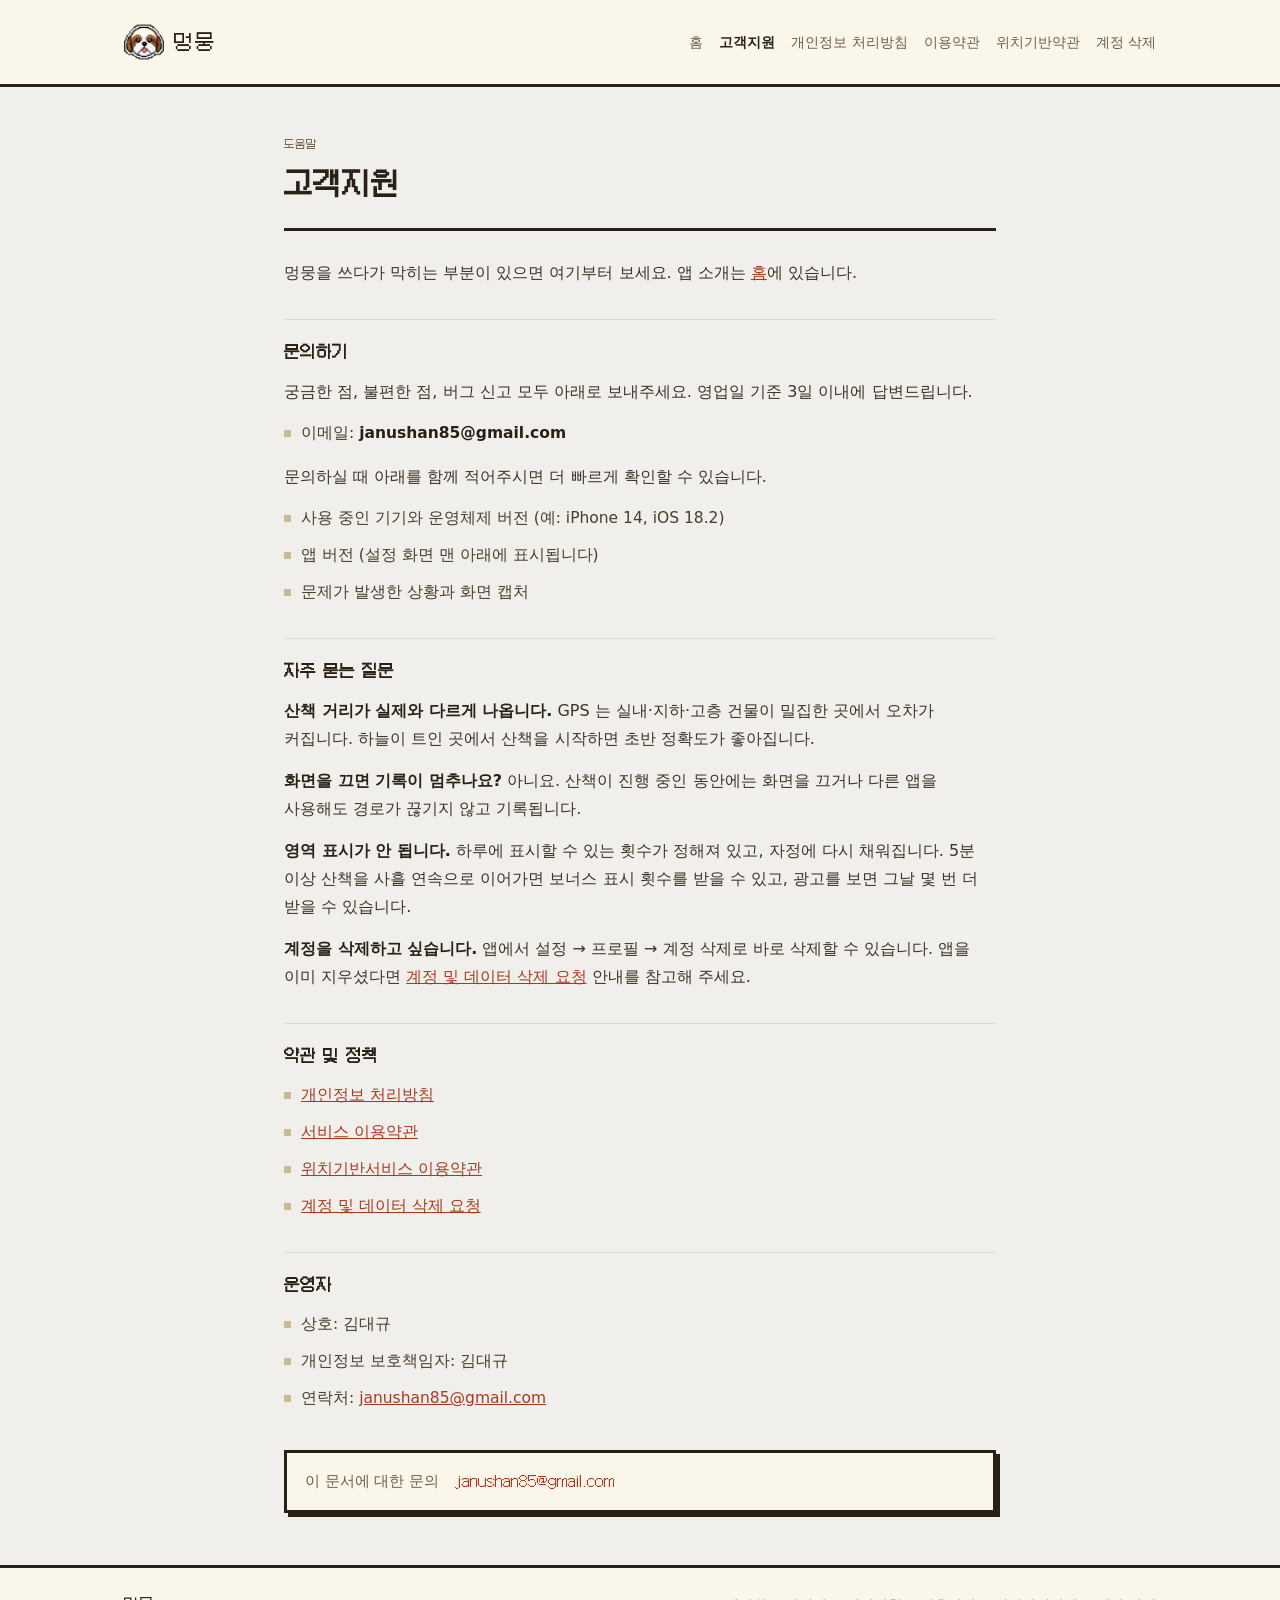
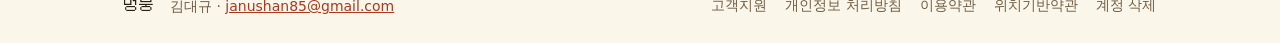
<file: support/index.html>
<!doctype html>
<html lang="ko">
<head>
  <meta charset="utf-8">
  <meta name="viewport" content="width=device-width, initial-scale=1">
  <title>고객지원 · 멍뭉</title>
  <meta name="description" content="산책이 탐험이 되고 탐험이 전쟁이 된다. 동네를 걸으며 지도를 채우고, 다른 강아지들과 영역을 두고 대결해보세요!">
  <meta name="theme-color" content="#2A2116">
  <meta property="og:type" content="website">
  <meta property="og:site_name" content="멍뭉">
  <meta property="og:title" content="고객지원">
  <meta property="og:description" content="산책이 탐험이 되고 탐험이 전쟁이 된다. 동네를 걸으며 지도를 채우고, 다른 강아지들과 영역을 두고 대결해보세요!">
  <meta property="og:url" content="https://pawplot.app/support/">
  <meta property="og:image" content="https://pawplot.app/assets/icon-512.png">
  <link rel="icon" href="/assets/icon-96.png">
  <link rel="apple-touch-icon" href="/assets/icon-180.png">
  <link rel="stylesheet" href="/style.css">
  <script>document.documentElement.classList.add('js');</script>
</head>
<body>
  <header class="site-head">
    <div class="wrap head-row">
      <a class="brand" href="/">
        <span class="brand-mark"><img src="/assets/icon-96.png" alt="" width="40" height="40"></span>
        <span class="brand-name">멍뭉</span>
      </a>
      <button class="nav-toggle" type="button" aria-label="메뉴" aria-expanded="false" aria-controls="site-nav"><span></span><span></span><span></span></button>
      <nav class="site-nav" id="site-nav">
        <a href="/">홈</a>
        <span aria-current="page">고객지원</span>
        <a href="/privacy/">개인정보 처리방침</a>
        <a href="/terms/">이용약관</a>
        <a href="/location/">위치기반약관</a>
        <a href="/account-deletion/">계정 삭제</a>
      </nav>
    </div>
  </header>
  <main>
    <article class="doc">
      <div class="doc-head">
        <span class="doc-lead">도움말</span>
        <h1>고객지원</h1>
        
      </div>
    <p>멍뭉을 쓰다가 막히는 부분이 있으면 여기부터 보세요. 앱 소개는 <a href="/">홈</a>에 있습니다.</p>
    <h2>문의하기</h2>
    <p>궁금한 점, 불편한 점, 버그 신고 모두 아래로 보내주세요. 영업일 기준 3일 이내에 답변드립니다.</p>
    <ul class="dots">
      <li><i></i><span>이메일: <strong>janushan85@gmail.com</strong></span></li>
    </ul>
    <p>문의하실 때 아래를 함께 적어주시면 더 빠르게 확인할 수 있습니다.</p>
    <ul class="dots">
      <li><i></i><span>사용 중인 기기와 운영체제 버전 (예: iPhone 14, iOS 18.2)</span></li>
      <li><i></i><span>앱 버전 (설정 화면 맨 아래에 표시됩니다)</span></li>
      <li><i></i><span>문제가 발생한 상황과 화면 캡처</span></li>
    </ul>
    <h2>자주 묻는 질문</h2>
    <p><strong>산책 거리가 실제와 다르게 나옵니다.</strong> GPS 는 실내·지하·고층 건물이 밀집한 곳에서 오차가 커집니다. 하늘이 트인 곳에서 산책을 시작하면 초반 정확도가 좋아집니다.</p>
    <p><strong>화면을 끄면 기록이 멈추나요?</strong> 아니요. 산책이 진행 중인 동안에는 화면을 끄거나 다른 앱을 사용해도 경로가 끊기지 않고 기록됩니다.</p>
    <p><strong>영역 표시가 안 됩니다.</strong> 하루에 표시할 수 있는 횟수가 정해져 있고, 자정에 다시 채워집니다. 5분 이상 산책을 사흘 연속으로 이어가면 보너스 표시 횟수를 받을 수 있고, 광고를 보면 그날 몇 번 더 받을 수 있습니다.</p>
    <p><strong>계정을 삭제하고 싶습니다.</strong> 앱에서 설정 → 프로필 → 계정 삭제로 바로 삭제할 수 있습니다. 앱을 이미 지우셨다면 <a href="/account-deletion/">계정 및 데이터 삭제 요청</a> 안내를 참고해 주세요.</p>
    <h2>약관 및 정책</h2>
    <ul class="dots">
      <li><i></i><span><a href="/privacy/">개인정보 처리방침</a></span></li>
      <li><i></i><span><a href="/terms/">서비스 이용약관</a></span></li>
      <li><i></i><span><a href="/location/">위치기반서비스 이용약관</a></span></li>
      <li><i></i><span><a href="/account-deletion/">계정 및 데이터 삭제 요청</a></span></li>
    </ul>
    <h2>운영자</h2>
    <ul class="dots">
      <li><i></i><span>상호: 김대규</span></li>
      <li><i></i><span>개인정보 보호책임자: 김대규</span></li>
      <li><i></i><span>연락처: <a href="mailto:janushan85@gmail.com">janushan85@gmail.com</a></span></li>
    </ul>
      <div class="doc-foot">
        <span>이 문서에 대한 문의</span>
        <a href="mailto:janushan85@gmail.com">janushan85@gmail.com</a>
      </div>
    </article>
  </main>
  <footer class="site-foot">
    <div class="wrap foot-row">
      <div class="foot-id">
        <div class="foot-name">멍뭉</div>
        <div class="foot-who">김대규 · <a href="mailto:janushan85@gmail.com">janushan85@gmail.com</a></div>
      </div>
      <div class="foot-links">
        <a href="/support/">고객지원</a>
        <a href="/privacy/">개인정보 처리방침</a>
        <a href="/terms/">이용약관</a>
        <a href="/location/">위치기반약관</a>
        <a href="/account-deletion/">계정 삭제</a>
      </div>
    </div>
  </footer>
  <script>
    (() => {
      const toggle = document.querySelector('.nav-toggle');
      const head = document.querySelector('.site-head');
      const set = (open) => {
        head.classList.toggle('nav-open', open);
        toggle.setAttribute('aria-expanded', String(open));
      };
      toggle.addEventListener('click', () => set(!head.classList.contains('nav-open')));
      document.addEventListener('keydown', (e) => { if (e.key === 'Escape') set(false); });
      document.addEventListener('click', (e) => { if (!head.contains(e.target)) set(false); });
    })();
  </script>
</body>
</html>
</file>
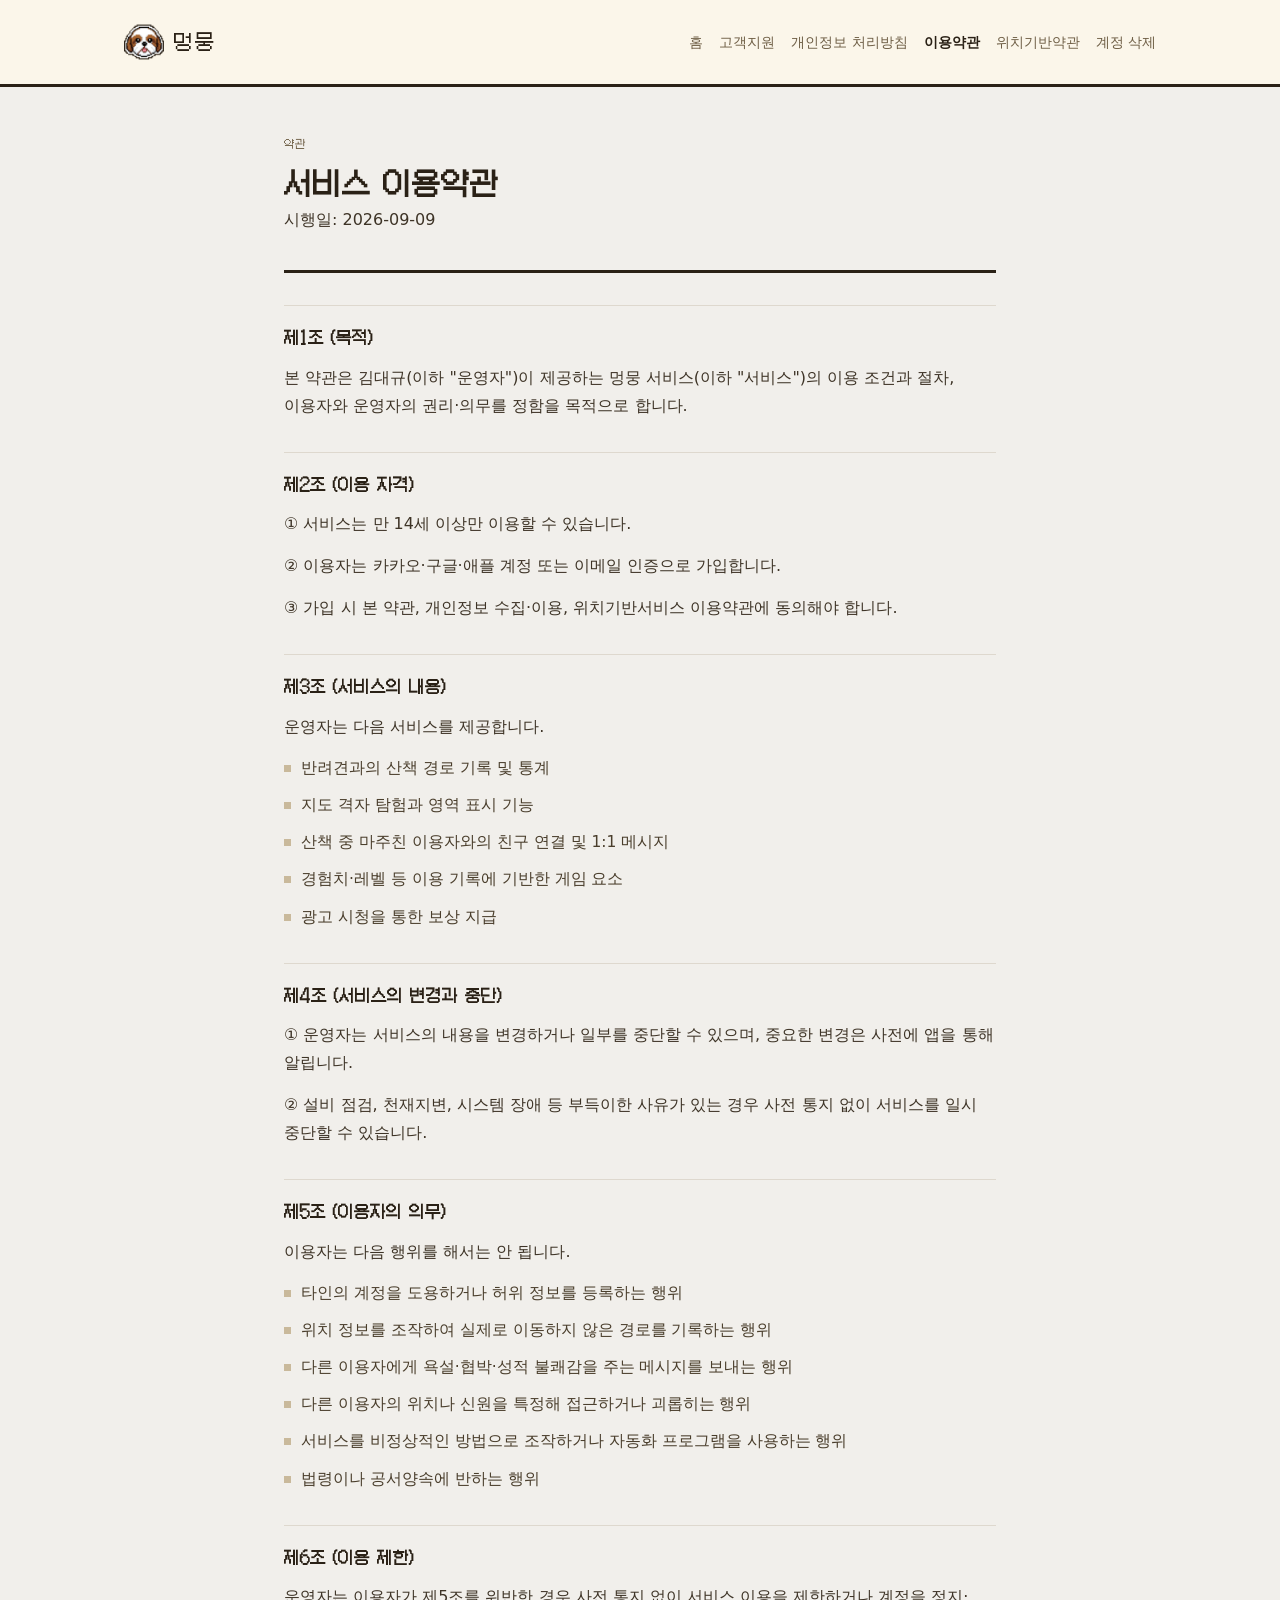
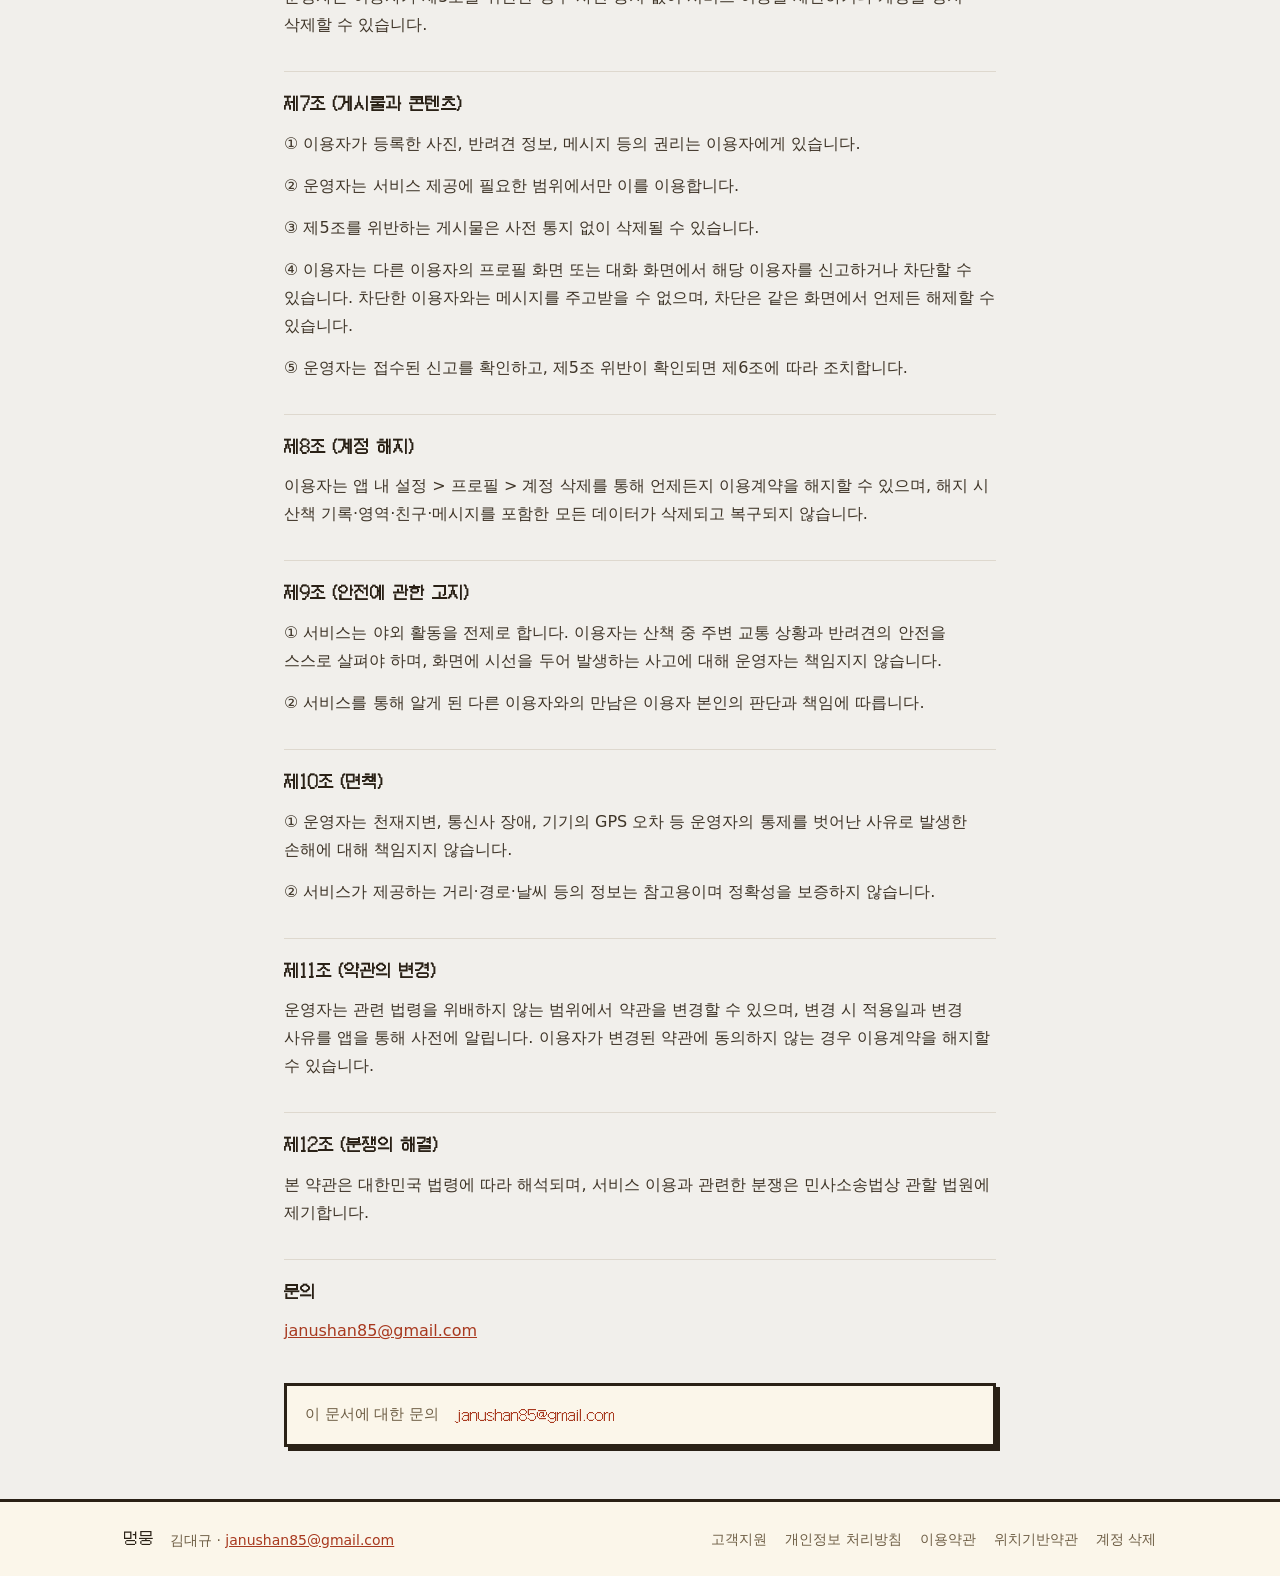
<file: terms/index.html>
<!doctype html>
<html lang="ko">
<head>
  <meta charset="utf-8">
  <meta name="viewport" content="width=device-width, initial-scale=1">
  <title>서비스 이용약관 · 멍뭉</title>
  <meta name="description" content="산책이 탐험이 되고 탐험이 전쟁이 된다. 동네를 걸으며 지도를 채우고, 다른 강아지들과 영역을 두고 대결해보세요!">
  <meta name="theme-color" content="#2A2116">
  <meta property="og:type" content="website">
  <meta property="og:site_name" content="멍뭉">
  <meta property="og:title" content="서비스 이용약관">
  <meta property="og:description" content="산책이 탐험이 되고 탐험이 전쟁이 된다. 동네를 걸으며 지도를 채우고, 다른 강아지들과 영역을 두고 대결해보세요!">
  <meta property="og:url" content="https://pawplot.app/terms/">
  <meta property="og:image" content="https://pawplot.app/assets/icon-512.png">
  <link rel="icon" href="/assets/icon-96.png">
  <link rel="apple-touch-icon" href="/assets/icon-180.png">
  <link rel="stylesheet" href="/style.css">
  <script>document.documentElement.classList.add('js');</script>
</head>
<body>
  <header class="site-head">
    <div class="wrap head-row">
      <a class="brand" href="/">
        <span class="brand-mark"><img src="/assets/icon-96.png" alt="" width="40" height="40"></span>
        <span class="brand-name">멍뭉</span>
      </a>
      <button class="nav-toggle" type="button" aria-label="메뉴" aria-expanded="false" aria-controls="site-nav"><span></span><span></span><span></span></button>
      <nav class="site-nav" id="site-nav">
        <a href="/">홈</a>
        <a href="/support/">고객지원</a>
        <a href="/privacy/">개인정보 처리방침</a>
        <span aria-current="page">이용약관</span>
        <a href="/location/">위치기반약관</a>
        <a href="/account-deletion/">계정 삭제</a>
      </nav>
    </div>
  </header>
  <main>
    <article class="doc">
      <div class="doc-head">
        <span class="doc-lead">약관</span>
        <h1>서비스 이용약관</h1>
        <p class="doc-date">시행일: 2026-09-09</p>
      </div>
    <h2>제1조 (목적)</h2>
    <p>본 약관은 김대규(이하 &quot;운영자&quot;)이 제공하는 멍뭉 서비스(이하 &quot;서비스&quot;)의 이용 조건과 절차, 이용자와 운영자의 권리·의무를 정함을 목적으로 합니다.</p>
    <h2>제2조 (이용 자격)</h2>
    <p>① 서비스는 만 14세 이상만 이용할 수 있습니다.</p>
    <p>② 이용자는 카카오·구글·애플 계정 또는 이메일 인증으로 가입합니다.</p>
    <p>③ 가입 시 본 약관, 개인정보 수집·이용, 위치기반서비스 이용약관에 동의해야 합니다.</p>
    <h2>제3조 (서비스의 내용)</h2>
    <p>운영자는 다음 서비스를 제공합니다.</p>
    <ul class="dots">
      <li><i></i><span>반려견과의 산책 경로 기록 및 통계</span></li>
      <li><i></i><span>지도 격자 탐험과 영역 표시 기능</span></li>
      <li><i></i><span>산책 중 마주친 이용자와의 친구 연결 및 1:1 메시지</span></li>
      <li><i></i><span>경험치·레벨 등 이용 기록에 기반한 게임 요소</span></li>
      <li><i></i><span>광고 시청을 통한 보상 지급</span></li>
    </ul>
    <h2>제4조 (서비스의 변경과 중단)</h2>
    <p>① 운영자는 서비스의 내용을 변경하거나 일부를 중단할 수 있으며, 중요한 변경은 사전에 앱을 통해 알립니다.</p>
    <p>② 설비 점검, 천재지변, 시스템 장애 등 부득이한 사유가 있는 경우 사전 통지 없이 서비스를 일시 중단할 수 있습니다.</p>
    <h2>제5조 (이용자의 의무)</h2>
    <p>이용자는 다음 행위를 해서는 안 됩니다.</p>
    <ul class="dots">
      <li><i></i><span>타인의 계정을 도용하거나 허위 정보를 등록하는 행위</span></li>
      <li><i></i><span>위치 정보를 조작하여 실제로 이동하지 않은 경로를 기록하는 행위</span></li>
      <li><i></i><span>다른 이용자에게 욕설·협박·성적 불쾌감을 주는 메시지를 보내는 행위</span></li>
      <li><i></i><span>다른 이용자의 위치나 신원을 특정해 접근하거나 괴롭히는 행위</span></li>
      <li><i></i><span>서비스를 비정상적인 방법으로 조작하거나 자동화 프로그램을 사용하는 행위</span></li>
      <li><i></i><span>법령이나 공서양속에 반하는 행위</span></li>
    </ul>
    <h2>제6조 (이용 제한)</h2>
    <p>운영자는 이용자가 제5조를 위반한 경우 사전 통지 없이 서비스 이용을 제한하거나 계정을 정지·삭제할 수 있습니다.</p>
    <h2>제7조 (게시물과 콘텐츠)</h2>
    <p>① 이용자가 등록한 사진, 반려견 정보, 메시지 등의 권리는 이용자에게 있습니다.</p>
    <p>② 운영자는 서비스 제공에 필요한 범위에서만 이를 이용합니다.</p>
    <p>③ 제5조를 위반하는 게시물은 사전 통지 없이 삭제될 수 있습니다.</p>
    <p>④ 이용자는 다른 이용자의 프로필 화면 또는 대화 화면에서 해당 이용자를 신고하거나 차단할 수 있습니다. 차단한 이용자와는 메시지를 주고받을 수 없으며, 차단은 같은 화면에서 언제든 해제할 수 있습니다.</p>
    <p>⑤ 운영자는 접수된 신고를 확인하고, 제5조 위반이 확인되면 제6조에 따라 조치합니다.</p>
    <h2>제8조 (계정 해지)</h2>
    <p>이용자는 앱 내 설정 &gt; 프로필 &gt; 계정 삭제를 통해 언제든지 이용계약을 해지할 수 있으며, 해지 시 산책 기록·영역·친구·메시지를 포함한 모든 데이터가 삭제되고 복구되지 않습니다.</p>
    <h2>제9조 (안전에 관한 고지)</h2>
    <p>① 서비스는 야외 활동을 전제로 합니다. 이용자는 산책 중 주변 교통 상황과 반려견의 안전을 스스로 살펴야 하며, 화면에 시선을 두어 발생하는 사고에 대해 운영자는 책임지지 않습니다.</p>
    <p>② 서비스를 통해 알게 된 다른 이용자와의 만남은 이용자 본인의 판단과 책임에 따릅니다.</p>
    <h2>제10조 (면책)</h2>
    <p>① 운영자는 천재지변, 통신사 장애, 기기의 GPS 오차 등 운영자의 통제를 벗어난 사유로 발생한 손해에 대해 책임지지 않습니다.</p>
    <p>② 서비스가 제공하는 거리·경로·날씨 등의 정보는 참고용이며 정확성을 보증하지 않습니다.</p>
    <h2>제11조 (약관의 변경)</h2>
    <p>운영자는 관련 법령을 위배하지 않는 범위에서 약관을 변경할 수 있으며, 변경 시 적용일과 변경 사유를 앱을 통해 사전에 알립니다. 이용자가 변경된 약관에 동의하지 않는 경우 이용계약을 해지할 수 있습니다.</p>
    <h2>제12조 (분쟁의 해결)</h2>
    <p>본 약관은 대한민국 법령에 따라 해석되며, 서비스 이용과 관련한 분쟁은 민사소송법상 관할 법원에 제기합니다.</p>
    <h2>문의</h2>
    <p><a href="mailto:janushan85@gmail.com">janushan85@gmail.com</a></p>
      <div class="doc-foot">
        <span>이 문서에 대한 문의</span>
        <a href="mailto:janushan85@gmail.com">janushan85@gmail.com</a>
      </div>
    </article>
  </main>
  <footer class="site-foot">
    <div class="wrap foot-row">
      <div class="foot-id">
        <div class="foot-name">멍뭉</div>
        <div class="foot-who">김대규 · <a href="mailto:janushan85@gmail.com">janushan85@gmail.com</a></div>
      </div>
      <div class="foot-links">
        <a href="/support/">고객지원</a>
        <a href="/privacy/">개인정보 처리방침</a>
        <a href="/terms/">이용약관</a>
        <a href="/location/">위치기반약관</a>
        <a href="/account-deletion/">계정 삭제</a>
      </div>
    </div>
  </footer>
  <script>
    (() => {
      const toggle = document.querySelector('.nav-toggle');
      const head = document.querySelector('.site-head');
      const set = (open) => {
        head.classList.toggle('nav-open', open);
        toggle.setAttribute('aria-expanded', String(open));
      };
      toggle.addEventListener('click', () => set(!head.classList.contains('nav-open')));
      document.addEventListener('keydown', (e) => { if (e.key === 'Escape') set(false); });
      document.addEventListener('click', (e) => { if (!head.contains(e.target)) set(false); });
    })();
  </script>
</body>
</html>
</file>
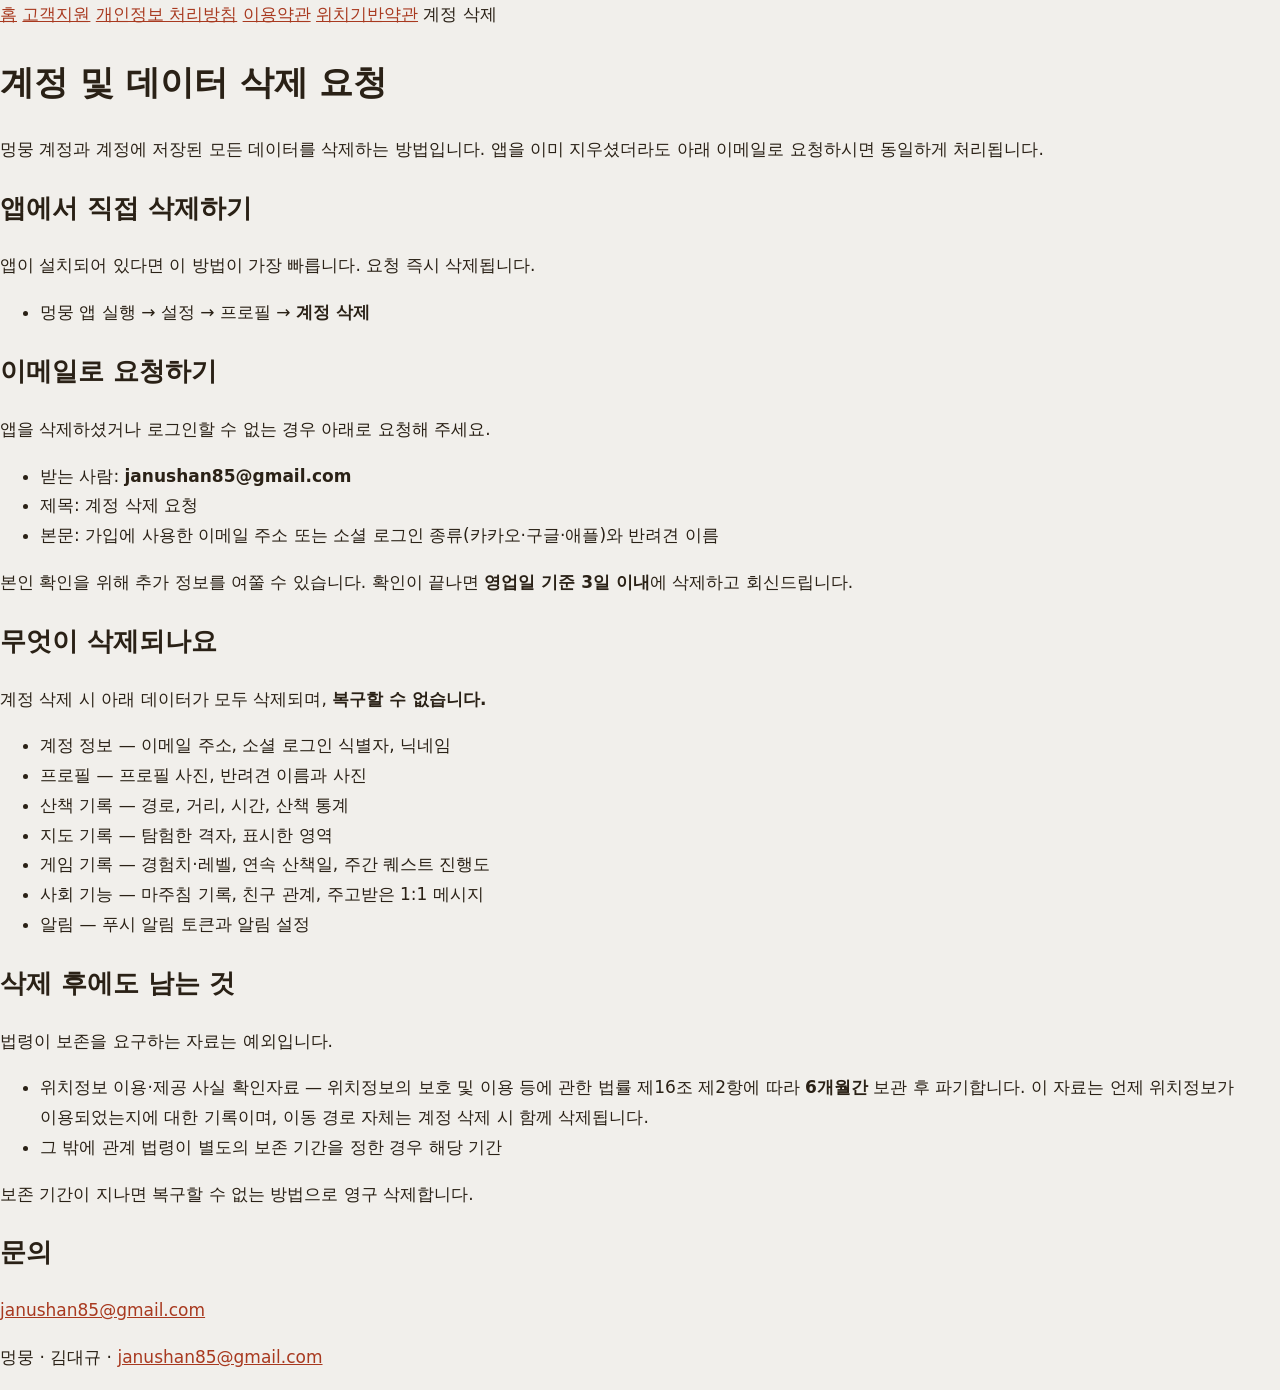
<file: account-deletion.html>
<!doctype html>
<html lang="ko">
<head>
  <meta charset="utf-8">
  <meta name="viewport" content="width=device-width, initial-scale=1">
  <title>계정 및 데이터 삭제 요청 · 멍뭉</title>
  <link rel="stylesheet" href="style.css">
</head>
<body>
  <nav>
      <a href="index.html">홈</a>
      <a href="support.html">고객지원</a>
      <a href="privacy.html">개인정보 처리방침</a>
      <a href="terms.html">이용약관</a>
      <a href="location.html">위치기반약관</a>
      <span aria-current="page">계정 삭제</span>
  </nav>
  <main>
  <h1>계정 및 데이터 삭제 요청</h1>
  <p>멍뭉 계정과 계정에 저장된 모든 데이터를 삭제하는 방법입니다. 앱을 이미 지우셨더라도 아래 이메일로 요청하시면 동일하게 처리됩니다.</p>
  <h2>앱에서 직접 삭제하기</h2>
  <p>앱이 설치되어 있다면 이 방법이 가장 빠릅니다. 요청 즉시 삭제됩니다.</p>
  <ul>
    <li>멍뭉 앱 실행 → 설정 → 프로필 → <strong>계정 삭제</strong></li>
  </ul>
  <h2>이메일로 요청하기</h2>
  <p>앱을 삭제하셨거나 로그인할 수 없는 경우 아래로 요청해 주세요.</p>
  <ul>
    <li>받는 사람: <strong>janushan85@gmail.com</strong></li>
    <li>제목: 계정 삭제 요청</li>
    <li>본문: 가입에 사용한 이메일 주소 또는 소셜 로그인 종류(카카오·구글·애플)와 반려견 이름</li>
  </ul>
  <p>본인 확인을 위해 추가 정보를 여쭐 수 있습니다. 확인이 끝나면 <strong>영업일 기준 3일 이내</strong>에 삭제하고 회신드립니다.</p>
  <h2>무엇이 삭제되나요</h2>
  <p>계정 삭제 시 아래 데이터가 모두 삭제되며, <strong>복구할 수 없습니다.</strong></p>
  <ul>
    <li>계정 정보 — 이메일 주소, 소셜 로그인 식별자, 닉네임</li>
    <li>프로필 — 프로필 사진, 반려견 이름과 사진</li>
    <li>산책 기록 — 경로, 거리, 시간, 산책 통계</li>
    <li>지도 기록 — 탐험한 격자, 표시한 영역</li>
    <li>게임 기록 — 경험치·레벨, 연속 산책일, 주간 퀘스트 진행도</li>
    <li>사회 기능 — 마주침 기록, 친구 관계, 주고받은 1:1 메시지</li>
    <li>알림 — 푸시 알림 토큰과 알림 설정</li>
  </ul>
  <h2>삭제 후에도 남는 것</h2>
  <p>법령이 보존을 요구하는 자료는 예외입니다.</p>
  <ul>
    <li>위치정보 이용·제공 사실 확인자료 — 위치정보의 보호 및 이용 등에 관한 법률 제16조 제2항에 따라 <strong>6개월간</strong> 보관 후 파기합니다. 이 자료는 언제 위치정보가 이용되었는지에 대한 기록이며, 이동 경로 자체는 계정 삭제 시 함께 삭제됩니다.</li>
    <li>그 밖에 관계 법령이 별도의 보존 기간을 정한 경우 해당 기간</li>
  </ul>
  <p>보존 기간이 지나면 복구할 수 없는 방법으로 영구 삭제합니다.</p>
  <h2>문의</h2>
  <p><a href="mailto:janushan85@gmail.com">janushan85@gmail.com</a></p>
  </main>
  <footer>
    <p>멍뭉 · 김대규 · <a href="mailto:janushan85@gmail.com">janushan85@gmail.com</a></p>
  </footer>
</body>
</html>
</file>
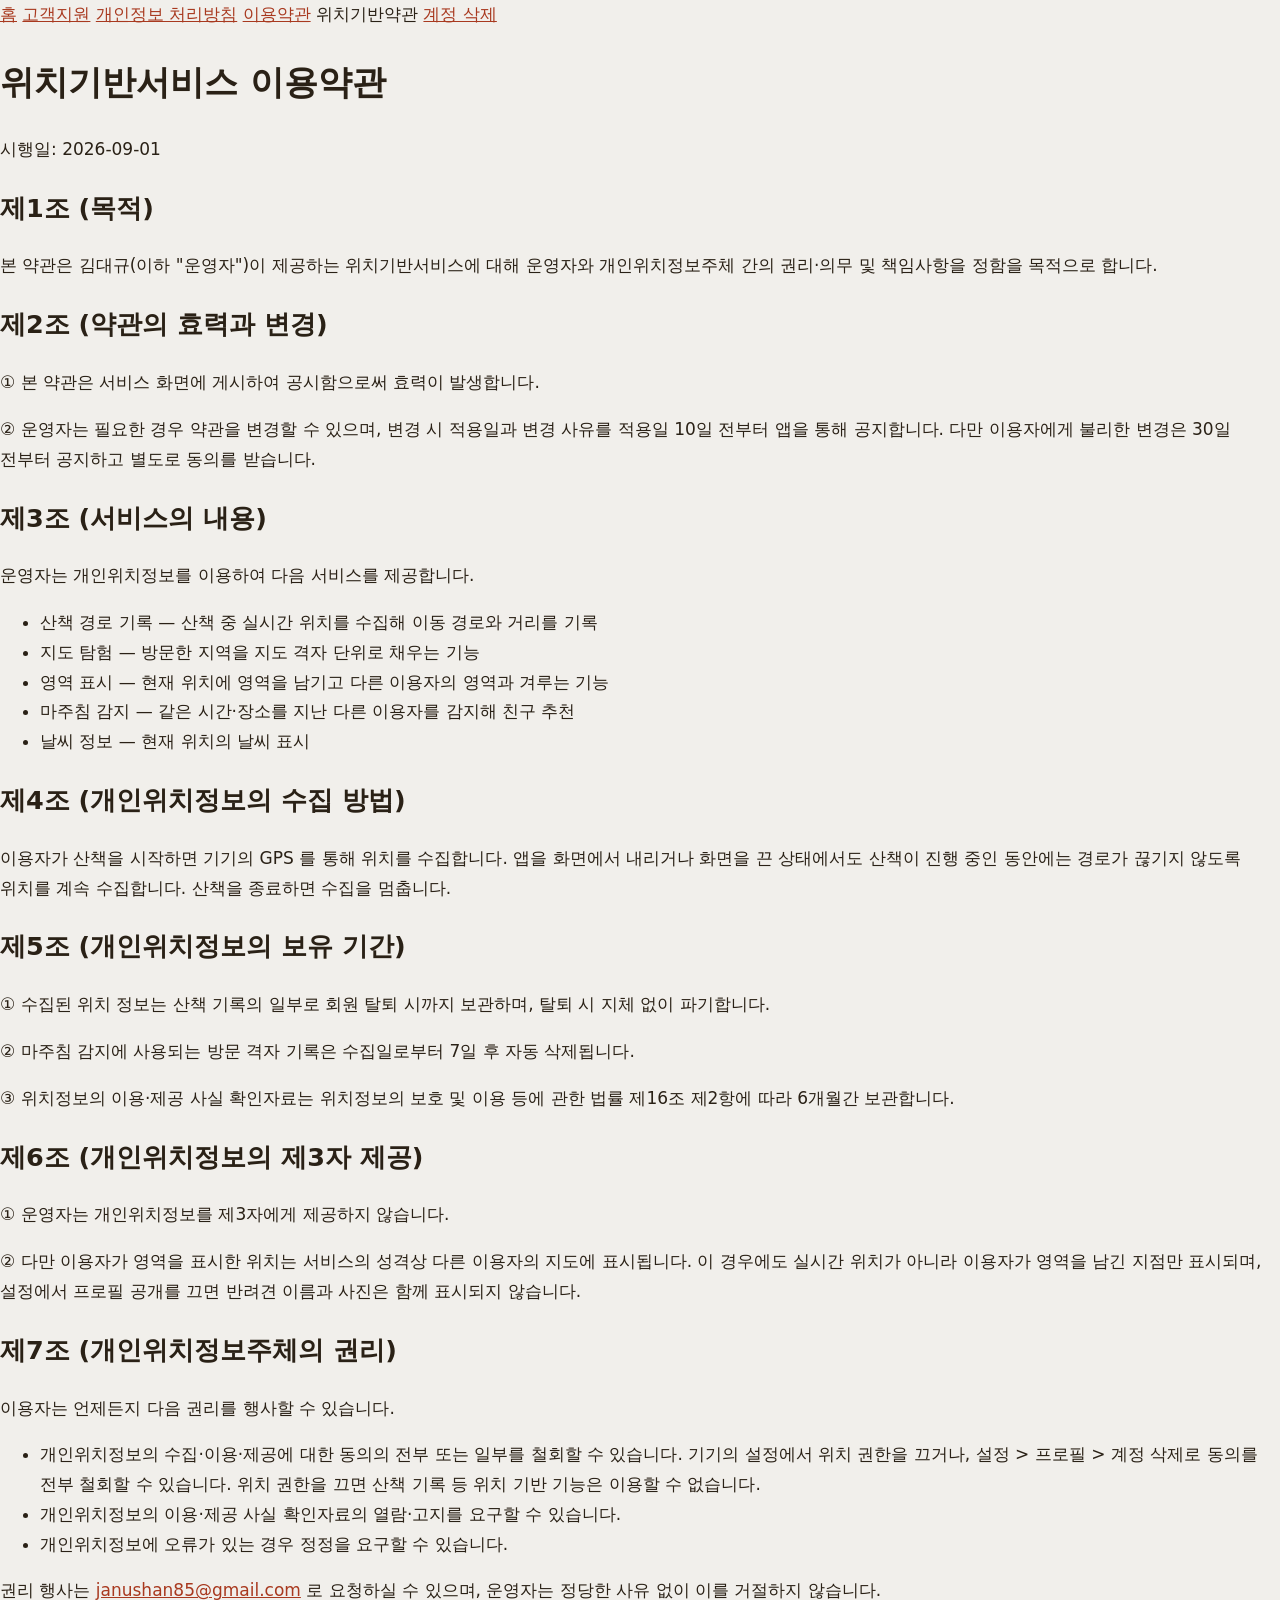
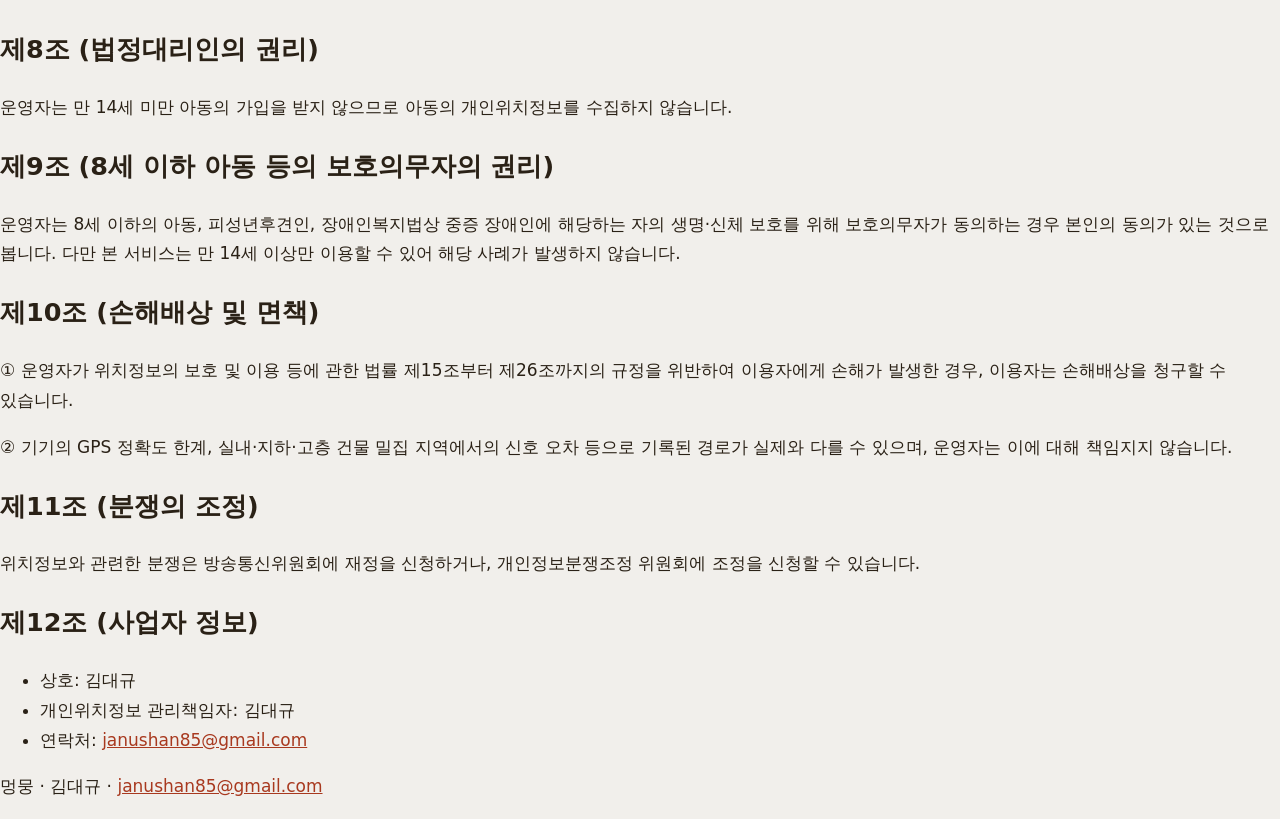
<file: location.html>
<!doctype html>
<html lang="ko">
<head>
  <meta charset="utf-8">
  <meta name="viewport" content="width=device-width, initial-scale=1">
  <title>위치기반서비스 이용약관 · 멍뭉</title>
  <link rel="stylesheet" href="style.css">
</head>
<body>
  <nav>
      <a href="index.html">홈</a>
      <a href="support.html">고객지원</a>
      <a href="privacy.html">개인정보 처리방침</a>
      <a href="terms.html">이용약관</a>
      <span aria-current="page">위치기반약관</span>
      <a href="account-deletion.html">계정 삭제</a>
  </nav>
  <main>
  <h1>위치기반서비스 이용약관</h1>
  <p class="effective">시행일: 2026-09-01</p>
  <h2>제1조 (목적)</h2>
  <p>본 약관은 김대규(이하 &quot;운영자&quot;)이 제공하는 위치기반서비스에 대해 운영자와 개인위치정보주체 간의 권리·의무 및 책임사항을 정함을 목적으로 합니다.</p>
  <h2>제2조 (약관의 효력과 변경)</h2>
  <p>① 본 약관은 서비스 화면에 게시하여 공시함으로써 효력이 발생합니다.</p>
  <p>② 운영자는 필요한 경우 약관을 변경할 수 있으며, 변경 시 적용일과 변경 사유를 적용일 10일 전부터 앱을 통해 공지합니다. 다만 이용자에게 불리한 변경은 30일 전부터 공지하고 별도로 동의를 받습니다.</p>
  <h2>제3조 (서비스의 내용)</h2>
  <p>운영자는 개인위치정보를 이용하여 다음 서비스를 제공합니다.</p>
  <ul>
    <li>산책 경로 기록 — 산책 중 실시간 위치를 수집해 이동 경로와 거리를 기록</li>
    <li>지도 탐험 — 방문한 지역을 지도 격자 단위로 채우는 기능</li>
    <li>영역 표시 — 현재 위치에 영역을 남기고 다른 이용자의 영역과 겨루는 기능</li>
    <li>마주침 감지 — 같은 시간·장소를 지난 다른 이용자를 감지해 친구 추천</li>
    <li>날씨 정보 — 현재 위치의 날씨 표시</li>
  </ul>
  <h2>제4조 (개인위치정보의 수집 방법)</h2>
  <p>이용자가 산책을 시작하면 기기의 GPS 를 통해 위치를 수집합니다. 앱을 화면에서 내리거나 화면을 끈 상태에서도 산책이 진행 중인 동안에는 경로가 끊기지 않도록 위치를 계속 수집합니다. 산책을 종료하면 수집을 멈춥니다.</p>
  <h2>제5조 (개인위치정보의 보유 기간)</h2>
  <p>① 수집된 위치 정보는 산책 기록의 일부로 회원 탈퇴 시까지 보관하며, 탈퇴 시 지체 없이 파기합니다.</p>
  <p>② 마주침 감지에 사용되는 방문 격자 기록은 수집일로부터 7일 후 자동 삭제됩니다.</p>
  <p>③ 위치정보의 이용·제공 사실 확인자료는 위치정보의 보호 및 이용 등에 관한 법률 제16조 제2항에 따라 6개월간 보관합니다.</p>
  <h2>제6조 (개인위치정보의 제3자 제공)</h2>
  <p>① 운영자는 개인위치정보를 제3자에게 제공하지 않습니다.</p>
  <p>② 다만 이용자가 영역을 표시한 위치는 서비스의 성격상 다른 이용자의 지도에 표시됩니다. 이 경우에도 실시간 위치가 아니라 이용자가 영역을 남긴 지점만 표시되며, 설정에서 프로필 공개를 끄면 반려견 이름과 사진은 함께 표시되지 않습니다.</p>
  <h2>제7조 (개인위치정보주체의 권리)</h2>
  <p>이용자는 언제든지 다음 권리를 행사할 수 있습니다.</p>
  <ul>
    <li>개인위치정보의 수집·이용·제공에 대한 동의의 전부 또는 일부를 철회할 수 있습니다. 기기의 설정에서 위치 권한을 끄거나, 설정 &gt; 프로필 &gt; 계정 삭제로 동의를 전부 철회할 수 있습니다. 위치 권한을 끄면 산책 기록 등 위치 기반 기능은 이용할 수 없습니다.</li>
    <li>개인위치정보의 이용·제공 사실 확인자료의 열람·고지를 요구할 수 있습니다.</li>
    <li>개인위치정보에 오류가 있는 경우 정정을 요구할 수 있습니다.</li>
  </ul>
  <p>권리 행사는 <a href="mailto:janushan85@gmail.com">janushan85@gmail.com</a> 로 요청하실 수 있으며, 운영자는 정당한 사유 없이 이를 거절하지 않습니다.</p>
  <h2>제8조 (법정대리인의 권리)</h2>
  <p>운영자는 만 14세 미만 아동의 가입을 받지 않으므로 아동의 개인위치정보를 수집하지 않습니다.</p>
  <h2>제9조 (8세 이하 아동 등의 보호의무자의 권리)</h2>
  <p>운영자는 8세 이하의 아동, 피성년후견인, 장애인복지법상 중증 장애인에 해당하는 자의 생명·신체 보호를 위해 보호의무자가 동의하는 경우 본인의 동의가 있는 것으로 봅니다. 다만 본 서비스는 만 14세 이상만 이용할 수 있어 해당 사례가 발생하지 않습니다.</p>
  <h2>제10조 (손해배상 및 면책)</h2>
  <p>① 운영자가 위치정보의 보호 및 이용 등에 관한 법률 제15조부터 제26조까지의 규정을 위반하여 이용자에게 손해가 발생한 경우, 이용자는 손해배상을 청구할 수 있습니다.</p>
  <p>② 기기의 GPS 정확도 한계, 실내·지하·고층 건물 밀집 지역에서의 신호 오차 등으로 기록된 경로가 실제와 다를 수 있으며, 운영자는 이에 대해 책임지지 않습니다.</p>
  <h2>제11조 (분쟁의 조정)</h2>
  <p>위치정보와 관련한 분쟁은 방송통신위원회에 재정을 신청하거나, 개인정보분쟁조정 위원회에 조정을 신청할 수 있습니다.</p>
  <h2>제12조 (사업자 정보)</h2>
  <ul>
    <li>상호: 김대규</li>
    <li>개인위치정보 관리책임자: 김대규</li>
    <li>연락처: <a href="mailto:janushan85@gmail.com">janushan85@gmail.com</a></li>
  </ul>
  </main>
  <footer>
    <p>멍뭉 · 김대규 · <a href="mailto:janushan85@gmail.com">janushan85@gmail.com</a></p>
  </footer>
</body>
</html>
</file>
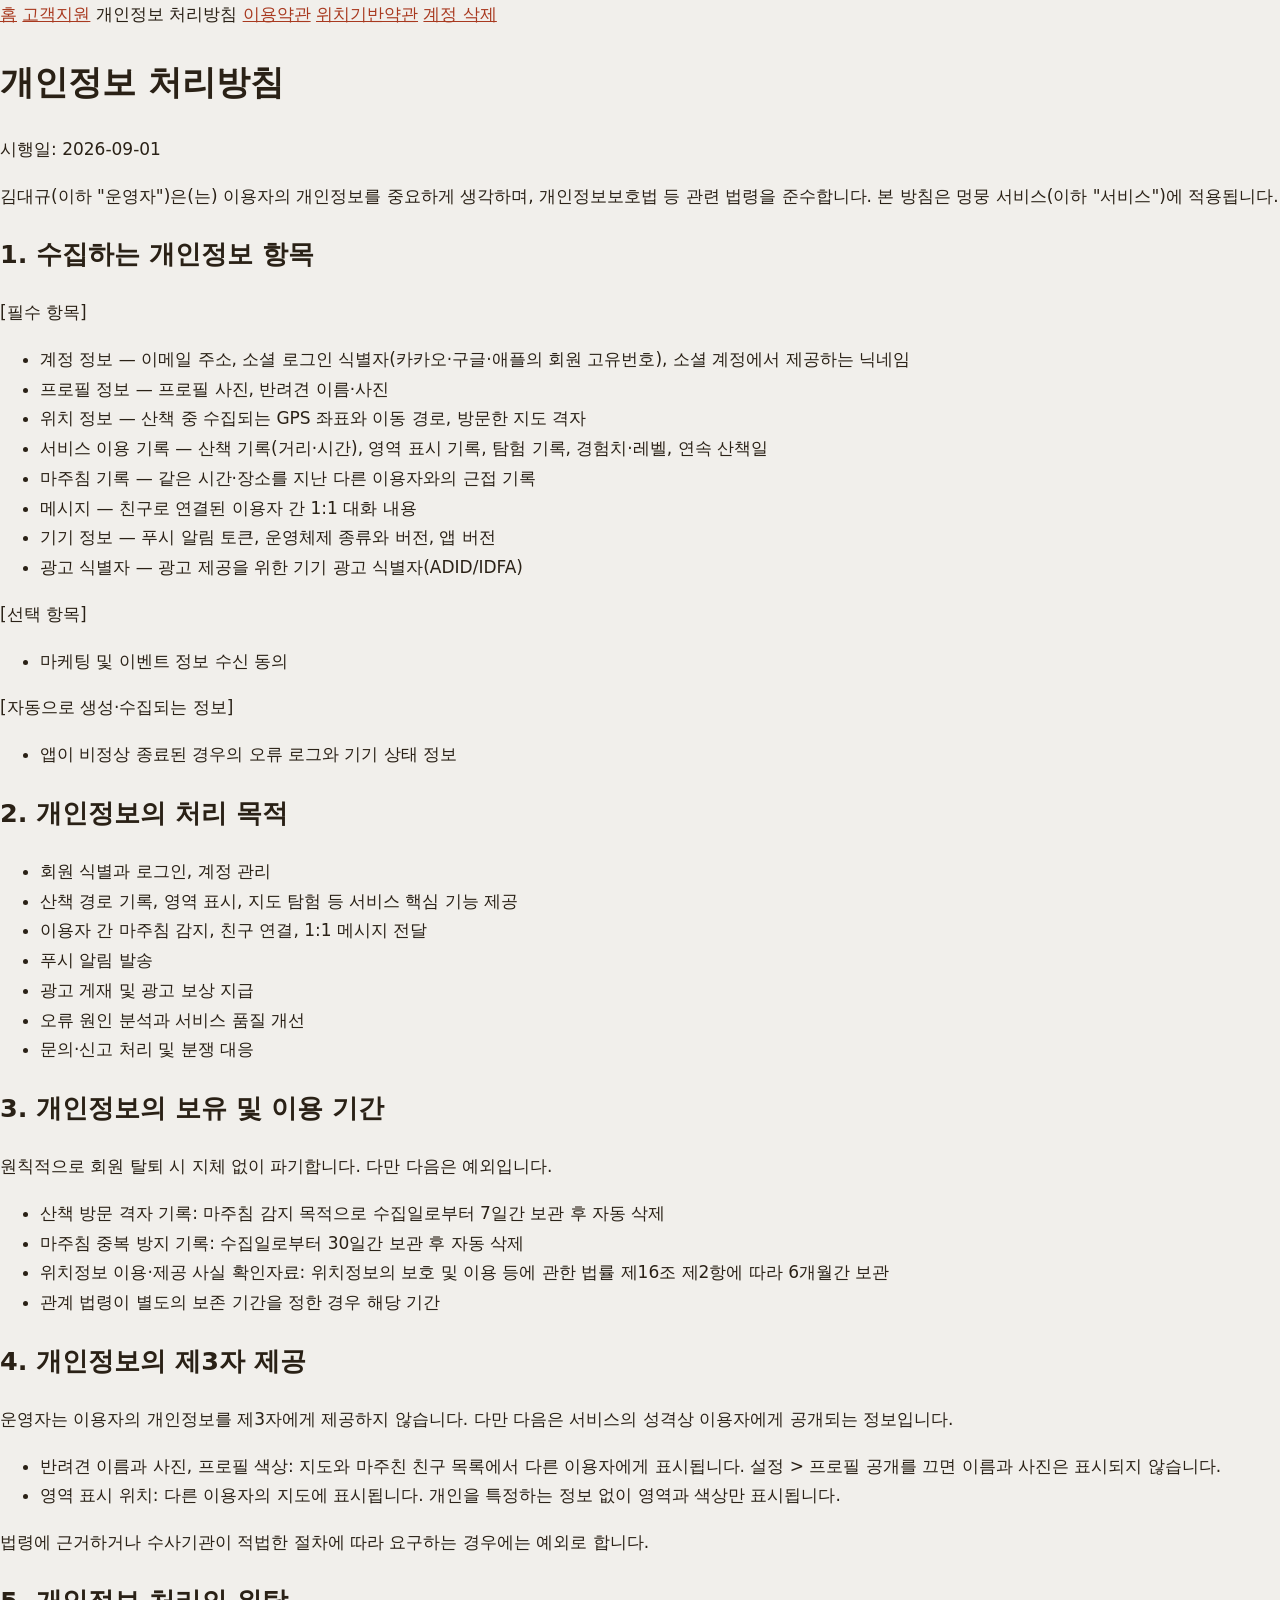
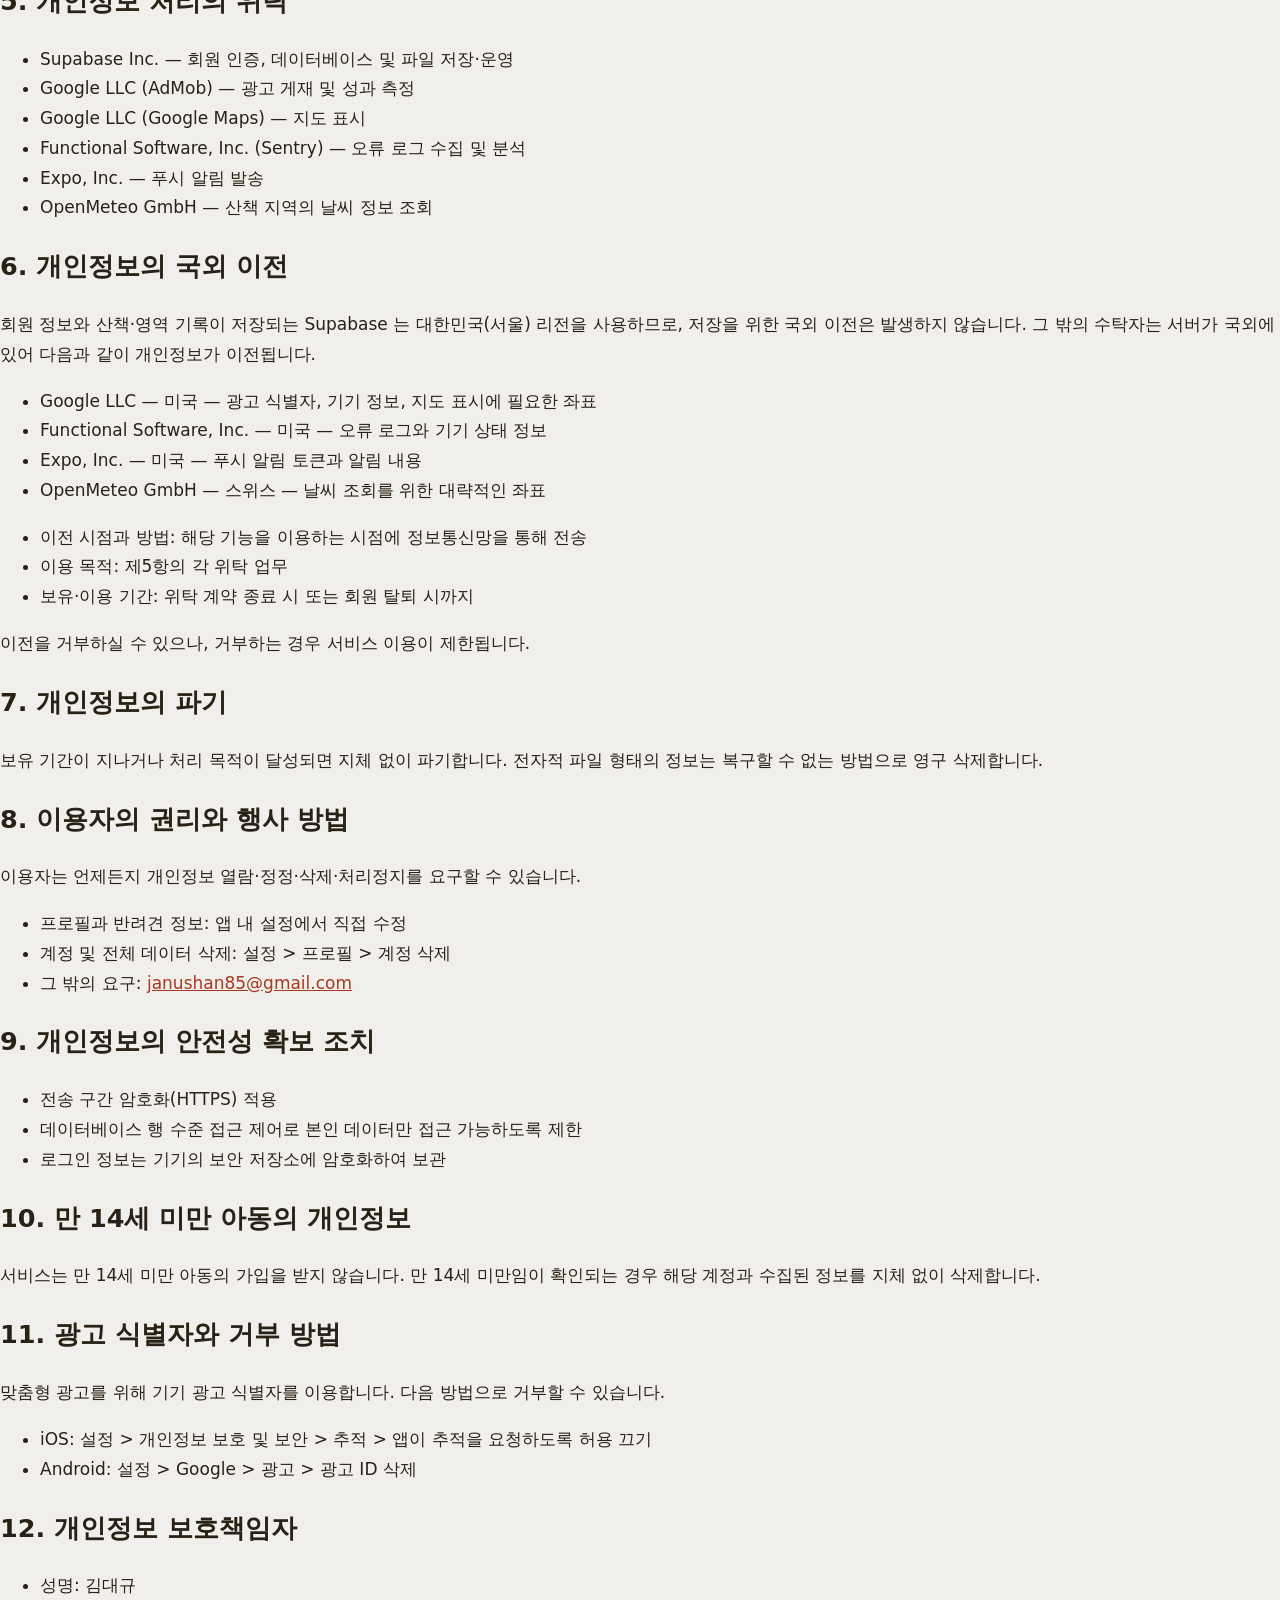
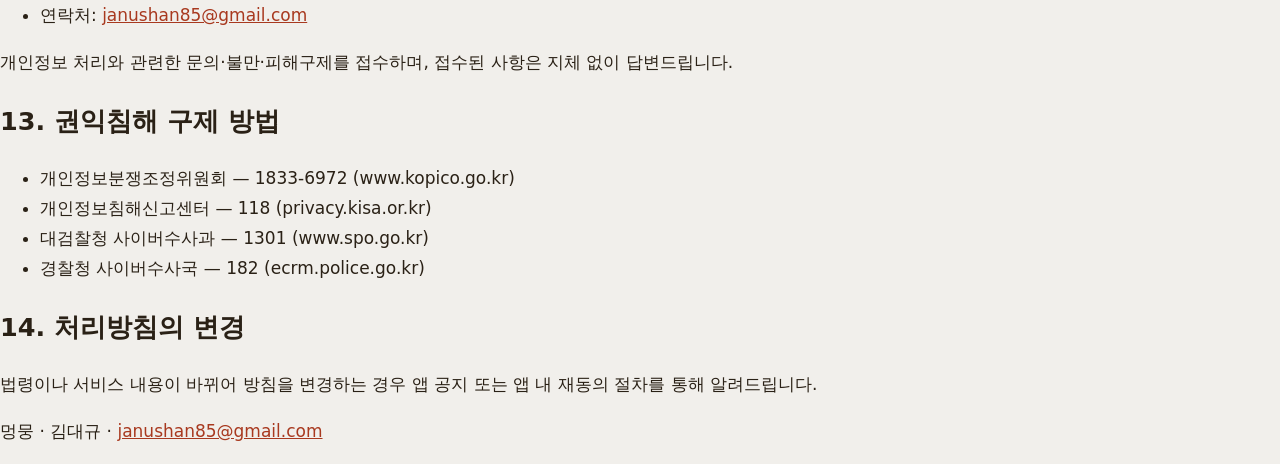
<file: privacy.html>
<!doctype html>
<html lang="ko">
<head>
  <meta charset="utf-8">
  <meta name="viewport" content="width=device-width, initial-scale=1">
  <title>개인정보 처리방침 · 멍뭉</title>
  <link rel="stylesheet" href="style.css">
</head>
<body>
  <nav>
      <a href="index.html">홈</a>
      <a href="support.html">고객지원</a>
      <span aria-current="page">개인정보 처리방침</span>
      <a href="terms.html">이용약관</a>
      <a href="location.html">위치기반약관</a>
      <a href="account-deletion.html">계정 삭제</a>
  </nav>
  <main>
  <h1>개인정보 처리방침</h1>
  <p class="effective">시행일: 2026-09-01</p>
  <p>김대규(이하 &quot;운영자&quot;)은(는) 이용자의 개인정보를 중요하게 생각하며, 개인정보보호법 등 관련 법령을 준수합니다. 본 방침은 멍뭉 서비스(이하 &quot;서비스&quot;)에 적용됩니다.</p>
  <h2>1. 수집하는 개인정보 항목</h2>
  <p>[필수 항목]</p>
  <ul>
    <li>계정 정보 — 이메일 주소, 소셜 로그인 식별자(카카오·구글·애플의 회원 고유번호), 소셜 계정에서 제공하는 닉네임</li>
    <li>프로필 정보 — 프로필 사진, 반려견 이름·사진</li>
    <li>위치 정보 — 산책 중 수집되는 GPS 좌표와 이동 경로, 방문한 지도 격자</li>
    <li>서비스 이용 기록 — 산책 기록(거리·시간), 영역 표시 기록, 탐험 기록, 경험치·레벨, 연속 산책일</li>
    <li>마주침 기록 — 같은 시간·장소를 지난 다른 이용자와의 근접 기록</li>
    <li>메시지 — 친구로 연결된 이용자 간 1:1 대화 내용</li>
    <li>기기 정보 — 푸시 알림 토큰, 운영체제 종류와 버전, 앱 버전</li>
    <li>광고 식별자 — 광고 제공을 위한 기기 광고 식별자(ADID/IDFA)</li>
  </ul>
  <p>[선택 항목]</p>
  <ul>
    <li>마케팅 및 이벤트 정보 수신 동의</li>
  </ul>
  <p>[자동으로 생성·수집되는 정보]</p>
  <ul>
    <li>앱이 비정상 종료된 경우의 오류 로그와 기기 상태 정보</li>
  </ul>
  <h2>2. 개인정보의 처리 목적</h2>
  <ul>
    <li>회원 식별과 로그인, 계정 관리</li>
    <li>산책 경로 기록, 영역 표시, 지도 탐험 등 서비스 핵심 기능 제공</li>
    <li>이용자 간 마주침 감지, 친구 연결, 1:1 메시지 전달</li>
    <li>푸시 알림 발송</li>
    <li>광고 게재 및 광고 보상 지급</li>
    <li>오류 원인 분석과 서비스 품질 개선</li>
    <li>문의·신고 처리 및 분쟁 대응</li>
  </ul>
  <h2>3. 개인정보의 보유 및 이용 기간</h2>
  <p>원칙적으로 회원 탈퇴 시 지체 없이 파기합니다. 다만 다음은 예외입니다.</p>
  <ul>
    <li>산책 방문 격자 기록: 마주침 감지 목적으로 수집일로부터 7일간 보관 후 자동 삭제</li>
    <li>마주침 중복 방지 기록: 수집일로부터 30일간 보관 후 자동 삭제</li>
    <li>위치정보 이용·제공 사실 확인자료: 위치정보의 보호 및 이용 등에 관한 법률 제16조 제2항에 따라 6개월간 보관</li>
    <li>관계 법령이 별도의 보존 기간을 정한 경우 해당 기간</li>
  </ul>
  <h2>4. 개인정보의 제3자 제공</h2>
  <p>운영자는 이용자의 개인정보를 제3자에게 제공하지 않습니다. 다만 다음은 서비스의 성격상 이용자에게 공개되는 정보입니다.</p>
  <ul>
    <li>반려견 이름과 사진, 프로필 색상: 지도와 마주친 친구 목록에서 다른 이용자에게 표시됩니다. 설정 &gt; 프로필 공개를 끄면 이름과 사진은 표시되지 않습니다.</li>
    <li>영역 표시 위치: 다른 이용자의 지도에 표시됩니다. 개인을 특정하는 정보 없이 영역과 색상만 표시됩니다.</li>
  </ul>
  <p>법령에 근거하거나 수사기관이 적법한 절차에 따라 요구하는 경우에는 예외로 합니다.</p>
  <h2>5. 개인정보 처리의 위탁</h2>
  <ul>
    <li>Supabase Inc. — 회원 인증, 데이터베이스 및 파일 저장·운영</li>
    <li>Google LLC (AdMob) — 광고 게재 및 성과 측정</li>
    <li>Google LLC (Google Maps) — 지도 표시</li>
    <li>Functional Software, Inc. (Sentry) — 오류 로그 수집 및 분석</li>
    <li>Expo, Inc. — 푸시 알림 발송</li>
    <li>OpenMeteo GmbH — 산책 지역의 날씨 정보 조회</li>
  </ul>
  <h2>6. 개인정보의 국외 이전</h2>
  <p>회원 정보와 산책·영역 기록이 저장되는 Supabase 는 대한민국(서울) 리전을 사용하므로, 저장을 위한 국외 이전은 발생하지 않습니다. 그 밖의 수탁자는 서버가 국외에 있어 다음과 같이 개인정보가 이전됩니다.</p>
  <ul>
    <li>Google LLC — 미국 — 광고 식별자, 기기 정보, 지도 표시에 필요한 좌표</li>
    <li>Functional Software, Inc. — 미국 — 오류 로그와 기기 상태 정보</li>
    <li>Expo, Inc. — 미국 — 푸시 알림 토큰과 알림 내용</li>
    <li>OpenMeteo GmbH — 스위스 — 날씨 조회를 위한 대략적인 좌표</li>
  </ul>
  <ul>
    <li>이전 시점과 방법: 해당 기능을 이용하는 시점에 정보통신망을 통해 전송</li>
    <li>이용 목적: 제5항의 각 위탁 업무</li>
    <li>보유·이용 기간: 위탁 계약 종료 시 또는 회원 탈퇴 시까지</li>
  </ul>
  <p>이전을 거부하실 수 있으나, 거부하는 경우 서비스 이용이 제한됩니다.</p>
  <h2>7. 개인정보의 파기</h2>
  <p>보유 기간이 지나거나 처리 목적이 달성되면 지체 없이 파기합니다. 전자적 파일 형태의 정보는 복구할 수 없는 방법으로 영구 삭제합니다.</p>
  <h2>8. 이용자의 권리와 행사 방법</h2>
  <p>이용자는 언제든지 개인정보 열람·정정·삭제·처리정지를 요구할 수 있습니다.</p>
  <ul>
    <li>프로필과 반려견 정보: 앱 내 설정에서 직접 수정</li>
    <li>계정 및 전체 데이터 삭제: 설정 &gt; 프로필 &gt; 계정 삭제</li>
    <li>그 밖의 요구: <a href="mailto:janushan85@gmail.com">janushan85@gmail.com</a></li>
  </ul>
  <h2>9. 개인정보의 안전성 확보 조치</h2>
  <ul>
    <li>전송 구간 암호화(HTTPS) 적용</li>
    <li>데이터베이스 행 수준 접근 제어로 본인 데이터만 접근 가능하도록 제한</li>
    <li>로그인 정보는 기기의 보안 저장소에 암호화하여 보관</li>
  </ul>
  <h2>10. 만 14세 미만 아동의 개인정보</h2>
  <p>서비스는 만 14세 미만 아동의 가입을 받지 않습니다. 만 14세 미만임이 확인되는 경우 해당 계정과 수집된 정보를 지체 없이 삭제합니다.</p>
  <h2>11. 광고 식별자와 거부 방법</h2>
  <p>맞춤형 광고를 위해 기기 광고 식별자를 이용합니다. 다음 방법으로 거부할 수 있습니다.</p>
  <ul>
    <li>iOS: 설정 &gt; 개인정보 보호 및 보안 &gt; 추적 &gt; 앱이 추적을 요청하도록 허용 끄기</li>
    <li>Android: 설정 &gt; Google &gt; 광고 &gt; 광고 ID 삭제</li>
  </ul>
  <h2>12. 개인정보 보호책임자</h2>
  <ul>
    <li>성명: 김대규</li>
    <li>연락처: <a href="mailto:janushan85@gmail.com">janushan85@gmail.com</a></li>
  </ul>
  <p>개인정보 처리와 관련한 문의·불만·피해구제를 접수하며, 접수된 사항은 지체 없이 답변드립니다.</p>
  <h2>13. 권익침해 구제 방법</h2>
  <ul>
    <li>개인정보분쟁조정위원회 — 1833-6972 (www.kopico.go.kr)</li>
    <li>개인정보침해신고센터 — 118 (privacy.kisa.or.kr)</li>
    <li>대검찰청 사이버수사과 — 1301 (www.spo.go.kr)</li>
    <li>경찰청 사이버수사국 — 182 (ecrm.police.go.kr)</li>
  </ul>
  <h2>14. 처리방침의 변경</h2>
  <p>법령이나 서비스 내용이 바뀌어 방침을 변경하는 경우 앱 공지 또는 앱 내 재동의 절차를 통해 알려드립니다.</p>
  </main>
  <footer>
    <p>멍뭉 · 김대규 · <a href="mailto:janushan85@gmail.com">janushan85@gmail.com</a></p>
  </footer>
</body>
</html>
</file>
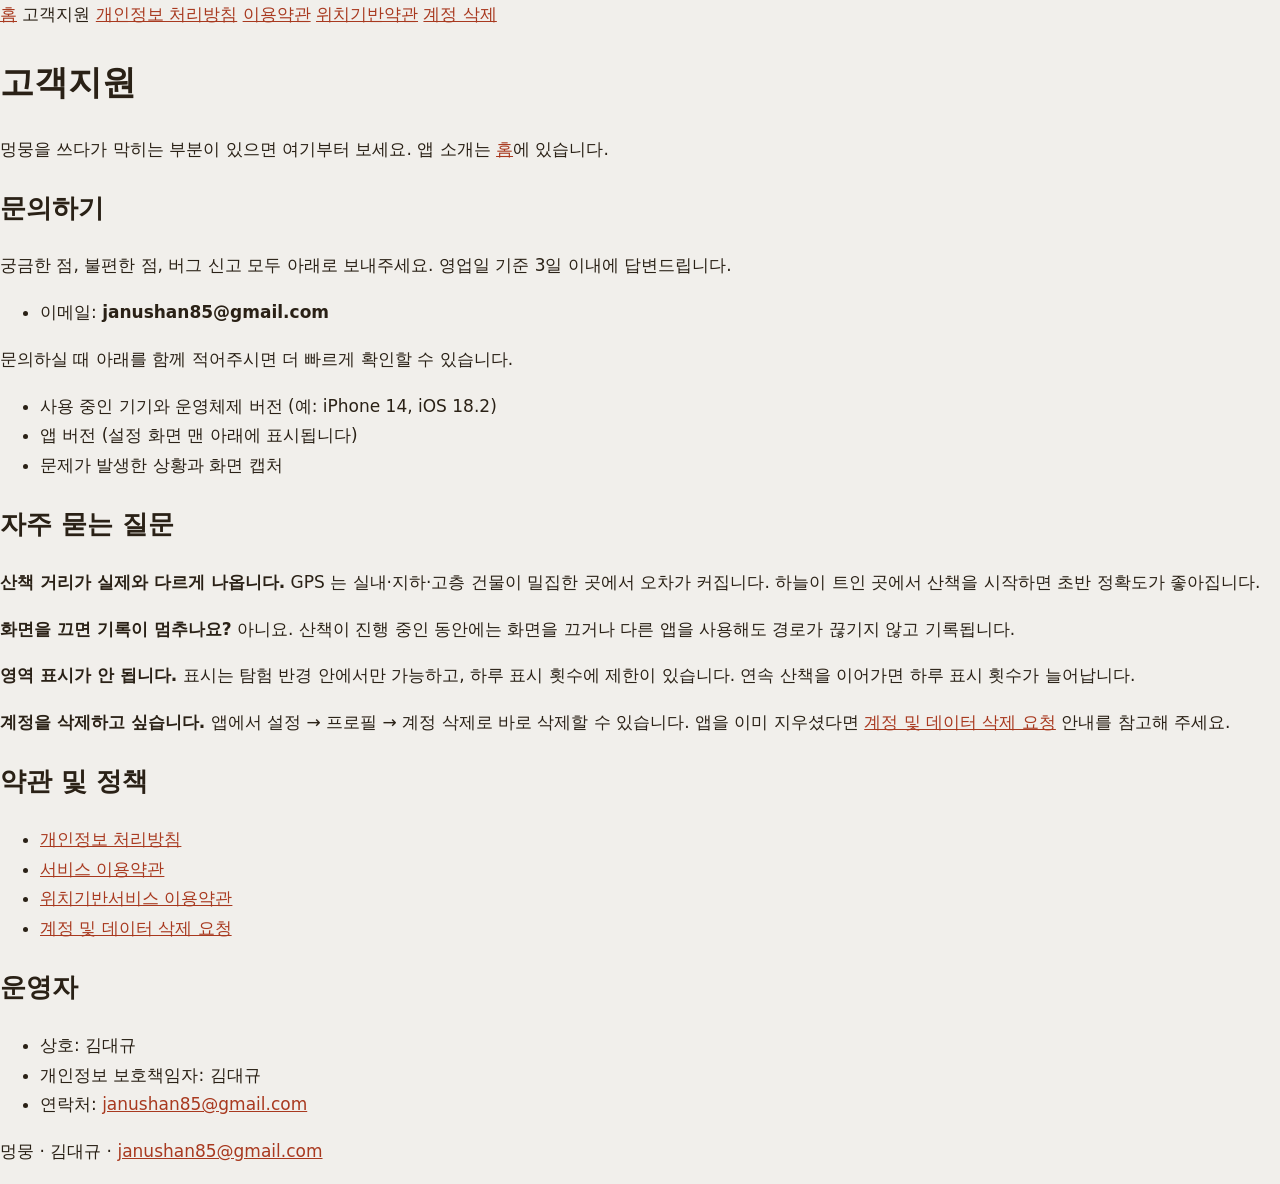
<file: support.html>
<!doctype html>
<html lang="ko">
<head>
  <meta charset="utf-8">
  <meta name="viewport" content="width=device-width, initial-scale=1">
  <title>고객지원 · 멍뭉</title>
  <link rel="stylesheet" href="style.css">
</head>
<body>
  <nav>
      <a href="index.html">홈</a>
      <span aria-current="page">고객지원</span>
      <a href="privacy.html">개인정보 처리방침</a>
      <a href="terms.html">이용약관</a>
      <a href="location.html">위치기반약관</a>
      <a href="account-deletion.html">계정 삭제</a>
  </nav>
  <main>
  <h1>고객지원</h1>
  <p>멍뭉을 쓰다가 막히는 부분이 있으면 여기부터 보세요. 앱 소개는 <a href="index.html">홈</a>에 있습니다.</p>
  <h2>문의하기</h2>
  <p>궁금한 점, 불편한 점, 버그 신고 모두 아래로 보내주세요. 영업일 기준 3일 이내에 답변드립니다.</p>
  <ul>
    <li>이메일: <strong>janushan85@gmail.com</strong></li>
  </ul>
  <p>문의하실 때 아래를 함께 적어주시면 더 빠르게 확인할 수 있습니다.</p>
  <ul>
    <li>사용 중인 기기와 운영체제 버전 (예: iPhone 14, iOS 18.2)</li>
    <li>앱 버전 (설정 화면 맨 아래에 표시됩니다)</li>
    <li>문제가 발생한 상황과 화면 캡처</li>
  </ul>
  <h2>자주 묻는 질문</h2>
  <p><strong>산책 거리가 실제와 다르게 나옵니다.</strong> GPS 는 실내·지하·고층 건물이 밀집한 곳에서 오차가 커집니다. 하늘이 트인 곳에서 산책을 시작하면 초반 정확도가 좋아집니다.</p>
  <p><strong>화면을 끄면 기록이 멈추나요?</strong> 아니요. 산책이 진행 중인 동안에는 화면을 끄거나 다른 앱을 사용해도 경로가 끊기지 않고 기록됩니다.</p>
  <p><strong>영역 표시가 안 됩니다.</strong> 표시는 탐험 반경 안에서만 가능하고, 하루 표시 횟수에 제한이 있습니다. 연속 산책을 이어가면 하루 표시 횟수가 늘어납니다.</p>
  <p><strong>계정을 삭제하고 싶습니다.</strong> 앱에서 설정 → 프로필 → 계정 삭제로 바로 삭제할 수 있습니다. 앱을 이미 지우셨다면 <a href="account-deletion.html">계정 및 데이터 삭제 요청</a> 안내를 참고해 주세요.</p>
  <h2>약관 및 정책</h2>
  <ul>
    <li><a href="privacy.html">개인정보 처리방침</a></li>
    <li><a href="terms.html">서비스 이용약관</a></li>
    <li><a href="location.html">위치기반서비스 이용약관</a></li>
    <li><a href="account-deletion.html">계정 및 데이터 삭제 요청</a></li>
  </ul>
  <h2>운영자</h2>
  <ul>
    <li>상호: 김대규</li>
    <li>개인정보 보호책임자: 김대규</li>
    <li>연락처: <a href="mailto:janushan85@gmail.com">janushan85@gmail.com</a></li>
  </ul>
  </main>
  <footer>
    <p>멍뭉 · 김대규 · <a href="mailto:janushan85@gmail.com">janushan85@gmail.com</a></p>
  </footer>
</body>
</html>
</file>
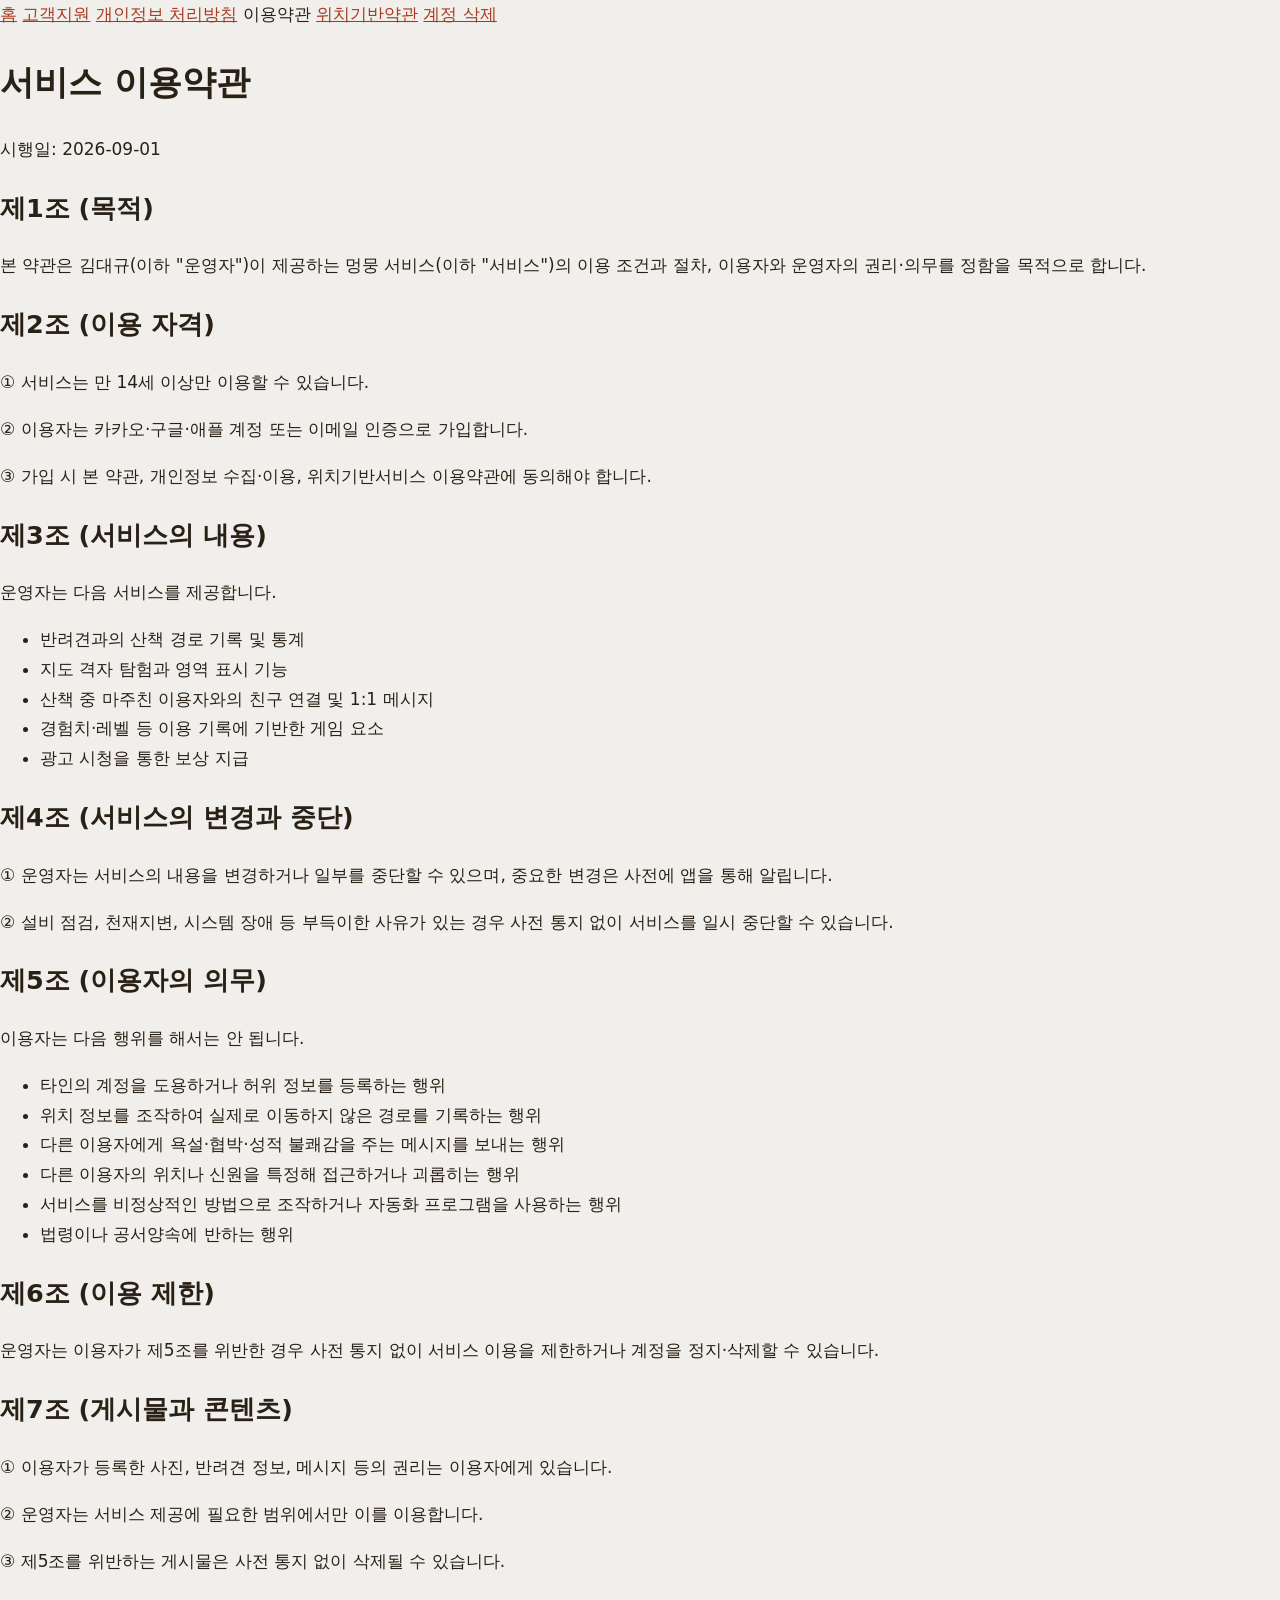
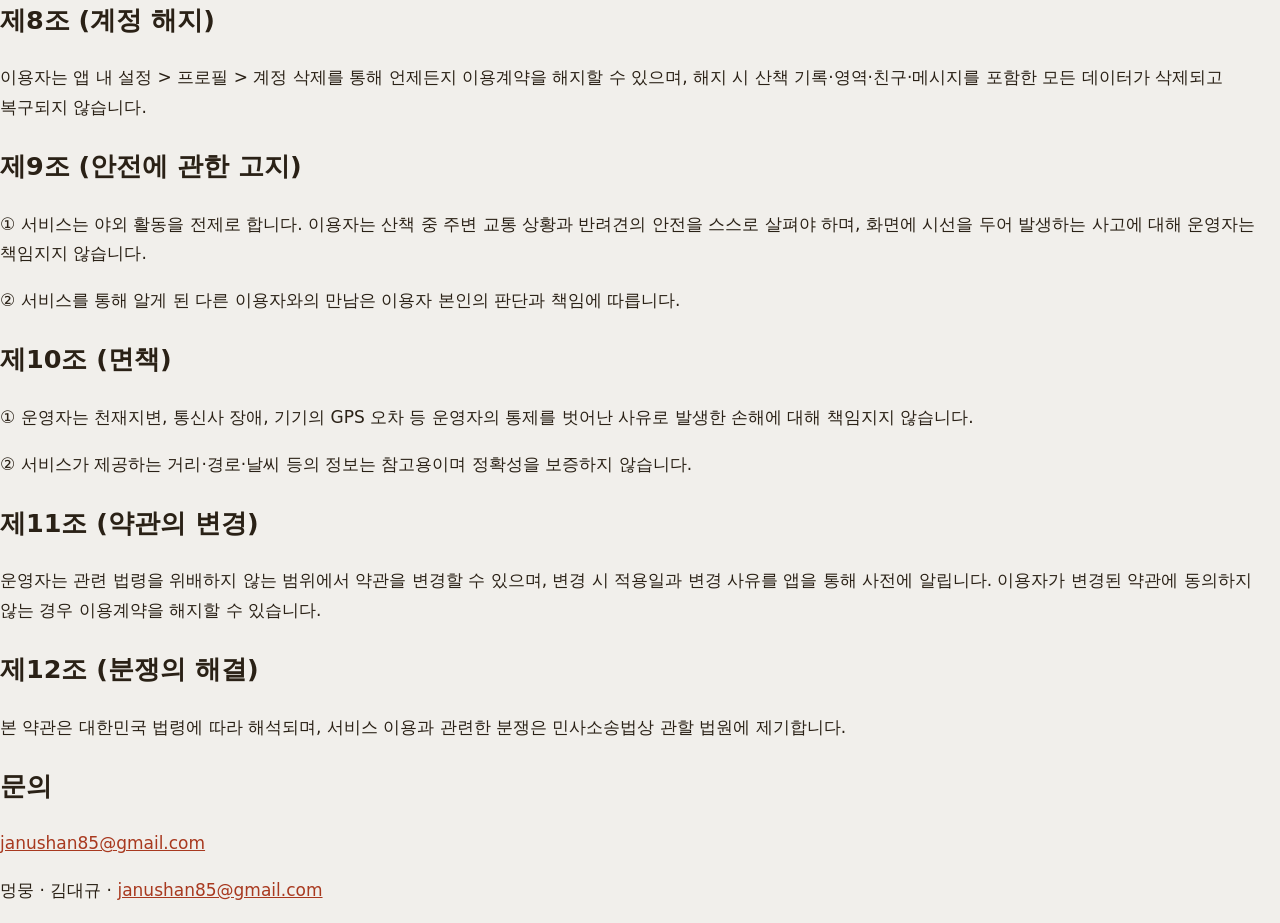
<file: terms.html>
<!doctype html>
<html lang="ko">
<head>
  <meta charset="utf-8">
  <meta name="viewport" content="width=device-width, initial-scale=1">
  <title>서비스 이용약관 · 멍뭉</title>
  <link rel="stylesheet" href="style.css">
</head>
<body>
  <nav>
      <a href="index.html">홈</a>
      <a href="support.html">고객지원</a>
      <a href="privacy.html">개인정보 처리방침</a>
      <span aria-current="page">이용약관</span>
      <a href="location.html">위치기반약관</a>
      <a href="account-deletion.html">계정 삭제</a>
  </nav>
  <main>
  <h1>서비스 이용약관</h1>
  <p class="effective">시행일: 2026-09-01</p>
  <h2>제1조 (목적)</h2>
  <p>본 약관은 김대규(이하 &quot;운영자&quot;)이 제공하는 멍뭉 서비스(이하 &quot;서비스&quot;)의 이용 조건과 절차, 이용자와 운영자의 권리·의무를 정함을 목적으로 합니다.</p>
  <h2>제2조 (이용 자격)</h2>
  <p>① 서비스는 만 14세 이상만 이용할 수 있습니다.</p>
  <p>② 이용자는 카카오·구글·애플 계정 또는 이메일 인증으로 가입합니다.</p>
  <p>③ 가입 시 본 약관, 개인정보 수집·이용, 위치기반서비스 이용약관에 동의해야 합니다.</p>
  <h2>제3조 (서비스의 내용)</h2>
  <p>운영자는 다음 서비스를 제공합니다.</p>
  <ul>
    <li>반려견과의 산책 경로 기록 및 통계</li>
    <li>지도 격자 탐험과 영역 표시 기능</li>
    <li>산책 중 마주친 이용자와의 친구 연결 및 1:1 메시지</li>
    <li>경험치·레벨 등 이용 기록에 기반한 게임 요소</li>
    <li>광고 시청을 통한 보상 지급</li>
  </ul>
  <h2>제4조 (서비스의 변경과 중단)</h2>
  <p>① 운영자는 서비스의 내용을 변경하거나 일부를 중단할 수 있으며, 중요한 변경은 사전에 앱을 통해 알립니다.</p>
  <p>② 설비 점검, 천재지변, 시스템 장애 등 부득이한 사유가 있는 경우 사전 통지 없이 서비스를 일시 중단할 수 있습니다.</p>
  <h2>제5조 (이용자의 의무)</h2>
  <p>이용자는 다음 행위를 해서는 안 됩니다.</p>
  <ul>
    <li>타인의 계정을 도용하거나 허위 정보를 등록하는 행위</li>
    <li>위치 정보를 조작하여 실제로 이동하지 않은 경로를 기록하는 행위</li>
    <li>다른 이용자에게 욕설·협박·성적 불쾌감을 주는 메시지를 보내는 행위</li>
    <li>다른 이용자의 위치나 신원을 특정해 접근하거나 괴롭히는 행위</li>
    <li>서비스를 비정상적인 방법으로 조작하거나 자동화 프로그램을 사용하는 행위</li>
    <li>법령이나 공서양속에 반하는 행위</li>
  </ul>
  <h2>제6조 (이용 제한)</h2>
  <p>운영자는 이용자가 제5조를 위반한 경우 사전 통지 없이 서비스 이용을 제한하거나 계정을 정지·삭제할 수 있습니다.</p>
  <h2>제7조 (게시물과 콘텐츠)</h2>
  <p>① 이용자가 등록한 사진, 반려견 정보, 메시지 등의 권리는 이용자에게 있습니다.</p>
  <p>② 운영자는 서비스 제공에 필요한 범위에서만 이를 이용합니다.</p>
  <p>③ 제5조를 위반하는 게시물은 사전 통지 없이 삭제될 수 있습니다.</p>
  <h2>제8조 (계정 해지)</h2>
  <p>이용자는 앱 내 설정 &gt; 프로필 &gt; 계정 삭제를 통해 언제든지 이용계약을 해지할 수 있으며, 해지 시 산책 기록·영역·친구·메시지를 포함한 모든 데이터가 삭제되고 복구되지 않습니다.</p>
  <h2>제9조 (안전에 관한 고지)</h2>
  <p>① 서비스는 야외 활동을 전제로 합니다. 이용자는 산책 중 주변 교통 상황과 반려견의 안전을 스스로 살펴야 하며, 화면에 시선을 두어 발생하는 사고에 대해 운영자는 책임지지 않습니다.</p>
  <p>② 서비스를 통해 알게 된 다른 이용자와의 만남은 이용자 본인의 판단과 책임에 따릅니다.</p>
  <h2>제10조 (면책)</h2>
  <p>① 운영자는 천재지변, 통신사 장애, 기기의 GPS 오차 등 운영자의 통제를 벗어난 사유로 발생한 손해에 대해 책임지지 않습니다.</p>
  <p>② 서비스가 제공하는 거리·경로·날씨 등의 정보는 참고용이며 정확성을 보증하지 않습니다.</p>
  <h2>제11조 (약관의 변경)</h2>
  <p>운영자는 관련 법령을 위배하지 않는 범위에서 약관을 변경할 수 있으며, 변경 시 적용일과 변경 사유를 앱을 통해 사전에 알립니다. 이용자가 변경된 약관에 동의하지 않는 경우 이용계약을 해지할 수 있습니다.</p>
  <h2>제12조 (분쟁의 해결)</h2>
  <p>본 약관은 대한민국 법령에 따라 해석되며, 서비스 이용과 관련한 분쟁은 민사소송법상 관할 법원에 제기합니다.</p>
  <h2>문의</h2>
  <p><a href="mailto:janushan85@gmail.com">janushan85@gmail.com</a></p>
  </main>
  <footer>
    <p>멍뭉 · 김대규 · <a href="mailto:janushan85@gmail.com">janushan85@gmail.com</a></p>
  </footer>
</body>
</html>
</file>
<file: style.css>
@font-face {
  font-family: 'Galmuri11';
  src: url('/assets/galmuri11.woff2') format('woff2');
  font-display: swap;
}

:root {
  color-scheme: light;
  --ink: #2A2116;
  --paper: #F1EFEB;
  --card: #FBF6EA;
  --gold: #EFB431;
  --coral: #B03A22;
  --coral-lite: #FF6B6B;
  --link: #A8391F;
  --link-hover: #7E2712;
  --muted: #6E5E45;
  --dim: #9C8E77;
  --sand: #C9B99B;
  --rule: #DED8CE;
  --pixel: 'Galmuri11', ui-monospace, monospace;
}

* { box-sizing: border-box; }

body {
  margin: 0;
  background: var(--paper);
  color: var(--ink);
  font-family: -apple-system, BlinkMacSystemFont, "Apple SD Gothic Neo", "Malgun Gothic",
    "Noto Sans KR", system-ui, sans-serif;
  font-size: 16px;
  line-height: 1.75;
  word-break: keep-all;
  overflow-wrap: anywhere;
  -webkit-font-smoothing: antialiased;
}

a { color: var(--link); }
a:hover { color: var(--link-hover); }

.wrap { max-width: 1080px; margin: 0 auto; padding: 0 18px; }

/* ── 머리말 ───────────────────────────────────────────── */
.site-head { border-bottom: 3px solid var(--ink); background: var(--card); }
.head-row {
  display: flex;
  flex-wrap: wrap;
  align-items: center;
  gap: 12px 20px;
  padding-top: 14px;
  padding-bottom: 14px;
}
.brand { display: flex; align-items: center; gap: 10px; text-decoration: none; }
.brand-mark { display: flex; flex: none; }
.brand-mark img { display: block; width: 40px; height: 40px; }
.brand-name { font-family: var(--pixel); font-size: 20px; color: var(--ink); letter-spacing: 1px; }
.site-nav {
  display: flex;
  flex-wrap: wrap;
  gap: 4px 16px;
  font-size: 14px;
  margin-left: auto;
}
.site-nav a { color: var(--muted); text-decoration: none; }
.site-nav a:hover { color: var(--link); }
.site-nav [aria-current="page"] { color: var(--ink); font-weight: 700; }

/* 좁은 화면은 메뉴를 버튼 뒤에 접는다. JS 가 없으면(.js 없음) 접지 않는다 — 약관이 안 보이면 안 된다 */
.nav-toggle { display: none; }
@media not all and (min-width: 40rem) {
  .js .nav-toggle {
    display: flex;
    flex-direction: column;
    justify-content: center;
    gap: 4px;
    width: 40px;
    height: 40px;
    padding: 0 9px;
    margin-left: auto;
    background: var(--card);
    border: 3px solid var(--ink);
    box-shadow: 3px 3px 0 var(--ink);
    cursor: pointer;
  }
  .nav-toggle span { display: block; height: 3px; background: var(--ink); }
  .nav-open .nav-toggle span:nth-child(1) { transform: translateY(7px) rotate(45deg); }
  .nav-open .nav-toggle span:nth-child(2) { opacity: 0; }
  .nav-open .nav-toggle span:nth-child(3) { transform: translateY(-7px) rotate(-45deg); }
  .js .site-nav { display: none; }
  /* 펼치면 버튼 아래 오른쪽에 카드로 뜬다 — 본문을 밀지 않고 위에 덮는다 */
  .head-row { position: relative; }
  .js .nav-open .site-nav {
    display: flex;
    flex-direction: column;
    gap: 0;
    position: absolute;
    top: calc(100% - 4px);
    right: 18px;
    z-index: 10;
    min-width: 200px;
    padding: 6px 18px;
    font-size: 16px;
    background: var(--card);
    border: 3px solid var(--ink);
    box-shadow: 4px 4px 0 var(--ink);
  }
  .js .nav-open .site-nav > * { padding: 11px 0; border-bottom: 2px solid var(--rule); }
  .js .nav-open .site-nav > :last-child { border-bottom: 0; }
}

/* ── 히어로 ───────────────────────────────────────────── */
.hero { border-bottom: 3px solid var(--ink); background: var(--ink); }
.hero-grid { display: grid; gap: 28px; padding-top: 40px; }
.hero-copy { padding-bottom: 8px; }
.badge {
  display: inline-block;
  background: var(--gold);
  color: var(--ink);
  padding: 6px 12px;
  margin-bottom: 20px;
  font-family: var(--pixel);
  font-size: 13px;
  line-height: 1.5;
}
.hero h1 {
  font-family: var(--pixel);
  font-size: clamp(28px, 8vw, 46px);
  line-height: 1.36;
  color: var(--card);
  margin: 0 0 18px;
}
.hero-lead { font-size: 16.5px; line-height: 1.8; color: var(--sand); margin: 0 0 26px; max-width: 30em; }

.stores { display: flex; flex-wrap: wrap; gap: 12px; }
.store {
  /* 두 스토어 배지의 공통 골격(검은 바탕·회색 테두리·흰 글씨)을 도트로. 둥근 모서리는
     계단으로 깎는다 — 바깥 회색 판을 4px, 안쪽 검은 판을 2px 깎아 겹치면 모서리에
     회색 계단이 남는다. */
  --step: polygon(4px 0, calc(100% - 4px) 0, calc(100% - 4px) 2px, calc(100% - 2px) 2px,
    calc(100% - 2px) 4px, 100% 4px, 100% calc(100% - 4px), calc(100% - 2px) calc(100% - 4px),
    calc(100% - 2px) calc(100% - 2px), calc(100% - 4px) calc(100% - 2px), calc(100% - 4px) 100%,
    4px 100%, 4px calc(100% - 2px), 2px calc(100% - 2px), 2px calc(100% - 4px), 0 calc(100% - 4px),
    0 4px, 2px 4px, 2px 2px, 4px 2px);
  display: flex;
  padding: 2px;
  background: #A6A6A6;
  clip-path: var(--step);
  min-width: 212px; /* 두 배지 폭을 맞춘다 — 좁은 화면에서 위아래로 쌓일 때 들쭉날쭉하지 않게 */
  text-decoration: none;
  color: #fff;
}
.store-in {
  flex: 1;
  display: flex;
  align-items: center;
  gap: 12px;
  padding: 10px 18px 10px 14px;
  background: #000;
  clip-path: var(--step);
}
.store:hover { background: #fff; color: #fff; }
.store-i { width: 24px; height: 28px; flex: none; }
.store-t { display: flex; flex-direction: column; line-height: 1.25; white-space: nowrap; }
.store-sub { font-size: 11px; color: #fff; }
.store-name { font-family: var(--pixel); font-size: 19px; }

/* ── 폰 그림 ──────────────────────────────────────────
   폭 하나(--u)로 전체가 자란다. 안쪽 요소는 전부 em 이라 --u 만 바꾸면
   비율을 유지한 채 커지고 줄어든다. */
.phone {
  --u: 3.1px;
  font-size: var(--u);
  width: 80em;
  height: 168em;
  margin: 0 auto -3px;
  background: var(--ink);
  border: 3px solid #0F0C08;
  border-bottom: none;
  border-radius: 9em 9em 0 0;
  padding: 2em 2em 0;
  box-shadow: 0 0 0 3px #4A3E2C;
  max-width: 100%;
}
.phone-screen {
  position: relative;
  width: 100%;
  height: 100%;
  overflow: hidden;
  border-radius: 7em 7em 0 0;
  background: #E8E2D6;
}
.pmap {
  position: absolute;
  inset: 0;
  background-image:
    linear-gradient(to right, rgba(42, 33, 22, .09) 1px, transparent 1px),
    linear-gradient(to bottom, rgba(42, 33, 22, .09) 1px, transparent 1px);
  background-size: 10em 10em;
}
.pc { position: absolute; width: 10em; height: 10em; left: calc(var(--c) * 10em); top: calc(var(--r) * 10em); }
.pc.mine { background: rgba(239, 180, 49, .85); }
.pc.seen { background: rgba(243, 199, 205, .8); }
.pc.rival-a { background: rgba(75, 63, 224, .55); }
.pc.rival-b { background: rgba(226, 44, 224, .5); }
.pc.rival-c { background: rgba(46, 211, 196, .55); }
.pdog {
  position: absolute;
  left: 52em; top: 92em;
  width: 5em; height: 5em;
  background: #C1462E;
  border: 1.5em solid rgba(193, 70, 46, .25);
  background-clip: padding-box;
}
/* ⚠️ font-size 를 바꾸는 요소 안에서는 em 의 기준이 함께 바뀐다. 그래서 자기
   글자 크기를 정하는 요소의 **치수**는 em 이 아니라 --u 기준 calc() 로 쓴다 —
   섞어 쓰면 노치가 화면 절반을 덮는다(실제로 그랬다). */
.pstatus {
  position: absolute;
  left: 0; right: 0; top: 0;
  height: 15em;
  display: flex;
  align-items: center;
  justify-content: space-between;
  padding: 0 8em;
  font-family: var(--pixel);
  color: var(--ink);
}
.pstatus span { font-size: 3.6em; line-height: 1; }
.pnotch {
  position: absolute;
  left: 50%;
  top: calc(var(--u) * 1.6);
  transform: translateX(-50%);
  width: calc(var(--u) * 32);
  height: calc(var(--u) * 9);
  background: #000;
  border-radius: calc(var(--u) * 5);
}
.pzoom { position: absolute; right: 4em; bottom: 50em; display: flex; flex-direction: column; gap: 3em; }
.pz-pair, .pz-loc {
  background: var(--card);
  border: 3px solid var(--ink);
  box-shadow: 3px 3px 0 var(--ink);
}
.pz-pair span {
  display: flex;
  align-items: center;
  justify-content: center;
  width: calc(var(--u) * 14);
  height: calc(var(--u) * 14);
  font-family: var(--pixel);
  font-size: calc(var(--u) * 7);
  line-height: 1;
}
.pz-pair span:first-child { border-bottom: 3px solid var(--ink); }
.pz-loc { display: flex; align-items: center; justify-content: center; width: 14em; height: 14em; }
.pz-loc i { width: 5em; height: 5em; border: 2px solid #C1462E; }
.plegend {
  position: absolute;
  left: 4em; bottom: 40em;
  background: var(--card);
  border: 3px solid var(--ink);
  box-shadow: 3px 3px 0 var(--ink);
  padding: 3em 4em;
  display: flex;
  flex-direction: column;
  gap: 2.5em;
}
.lg-row { display: flex; align-items: center; gap: 2.5em; font-family: var(--pixel); font-size: 3em; line-height: 1; }
.sw { width: 1.2em; height: 1.2em; flex: none; }
.sw.mine { background: var(--gold); }
.sw.seen { background: #F3C7CD; }
.sw.multi { display: flex; }
.sw.multi i { width: .4em; height: 1.2em; }
.sw.multi i:nth-child(1) { background: #4B3FE0; }
.sw.multi i:nth-child(2) { background: #E22CE0; }
.sw.multi i:nth-child(3) { background: #2ED3C4; }
.ptabs {
  position: absolute;
  left: 0; right: 0; bottom: 0;
  height: 25em;
  display: flex;
  padding-bottom: 6em;
  background: #EFE7D5;
  border-top: 3px solid var(--ink);
}
.tab {
  flex: 1;
  display: flex;
  flex-direction: column;
  align-items: center;
  justify-content: center;
  gap: 1.5em;
  font-family: var(--pixel);
  font-size: 3em;
  color: #8A7355;
  line-height: 1;
}
.tab-i { width: 2.4em; height: 2.4em; fill: #8A7355; }
.tab.on { color: #E5533D; }
.tab.on .tab-i { fill: var(--coral-lite); }

/* ── 본문 블록 ────────────────────────────────────────── */
.block { padding-top: 44px; }
.block h2 { font-family: var(--pixel); font-size: 20px; line-height: 1.5; margin: 0 0 20px; }

.cards { display: grid; gap: 16px; }
.card {
  background: var(--card);
  border: 3px solid var(--ink);
  box-shadow: 5px 5px 0 var(--ink);
  padding: 20px;
}
.card-head { display: flex; align-items: center; gap: 10px; margin-bottom: 12px; }
.card-i { width: 24px; height: 24px; flex: none; fill: var(--coral-lite); }
.card h3 { font-family: var(--pixel); font-size: 15.5px; line-height: 1.5; margin: 0; }
.card p { margin: 0; font-size: 15.5px; color: #4A3E2C; }

.dots { margin: 0; padding: 0; list-style: none; display: flex; flex-direction: column; gap: 10px; }
.dots li { display: flex; gap: 10px; font-size: 15.5px; color: #4A3E2C; }
.dots i { width: 7px; height: 7px; background: var(--sand); flex: none; margin-top: 10px; }

.contact {
  display: flex;
  flex-wrap: wrap;
  align-items: center;
  gap: 8px 28px;
  background: var(--ink);
  padding: 20px;
}
.contact > div { display: flex; flex-wrap: wrap; align-items: baseline; gap: 4px 12px; }
.contact-title { font-family: var(--pixel); font-size: 16px; color: var(--card); }
.contact-lead { font-size: 14px; color: var(--sand); }
.contact-mail { font-family: var(--pixel); font-size: 15px; color: var(--gold); text-decoration: none; word-break: break-all; }
.contact-mail:hover { color: #FF8A7A; }
.contact-note { margin: 0; font-size: 14px; color: var(--dim); }
.contact-note a { color: #FF8A7A; }

/* ── 문서 ─────────────────────────────────────────────── */
.doc { max-width: 760px; margin: 0 auto; padding: 34px 18px 0; }
.doc-head { border-bottom: 3px solid var(--ink); padding-bottom: 22px; margin-bottom: 28px; }
.doc-lead { display: block; font-family: var(--pixel); font-size: 11px; color: var(--muted); margin-bottom: 10px; }
.doc h1 { font-family: var(--pixel); font-size: clamp(22px, 6vw, 29px); line-height: 1.45; margin: 0; }
.doc-date { margin: 10px 0 0; color: var(--muted); font-size: 14px; }
.doc h2 {
  font-family: var(--pixel);
  font-size: 16px;
  line-height: 1.6;
  margin: 32px 0 12px;
  padding-top: 20px;
  border-top: 1px solid var(--rule);
}
.doc p { margin: 0 0 14px; font-size: 16px; color: #3E3427; }
.doc ul { margin-bottom: 16px; }
.doc strong { font-weight: 700; color: var(--ink); }
.doc-foot {
  margin: 38px 0 0;
  background: var(--card);
  border: 3px solid var(--ink);
  box-shadow: 4px 4px 0 var(--ink);
  padding: 16px 18px;
  display: flex;
  flex-wrap: wrap;
  gap: 4px 16px;
  align-items: center;
  font-size: 14.5px;
  color: var(--muted);
}
.doc-foot a { font-family: var(--pixel); font-size: 14px; text-decoration: none; word-break: break-all; }

/* ── 꼬리말 ───────────────────────────────────────────── */
.site-foot { margin-top: 52px; border-top: 3px solid var(--ink); background: var(--card); }
.foot-row {
  display: flex;
  flex-wrap: wrap;
  gap: 20px 36px;
  justify-content: space-between;
  padding-top: 28px;
  padding-bottom: 34px;
}
.foot-name { font-family: var(--pixel); font-size: 15px; margin-bottom: 8px; }
.foot-who { font-size: 14px; color: var(--muted); }
.foot-links { display: flex; flex-wrap: wrap; gap: 6px 18px; font-size: 14px; }
.foot-links a { color: var(--muted); text-decoration: none; }
.foot-links a:hover { color: var(--link); }

/* ── 넓은 화면 ────────────────────────────────────────── */
@media (min-width: 40rem) {
  body { font-size: 17px; }
  .wrap { padding: 0 24px; }
  .phone { --u: 3.7px; }
  .cards { gap: 20px; }
  .card { padding: 24px; }
  .block { padding-top: 60px; }
  .contact { padding: 22px 24px; }
  .contact-note { margin-left: auto; }
  .doc { padding: 48px 24px 0; }
}

@media (min-width: 62rem) {
  .head-row { padding-top: 22px; padding-bottom: 22px; }
  /* 꼬리말을 한 줄로: 이름·운영자·메일·문서 링크를 가로로 늘어놓는다 */
  .foot-row { align-items: center; padding-top: 24px; padding-bottom: 24px; }
  .foot-id { display: flex; align-items: baseline; gap: 16px; }
  .foot-name { margin-bottom: 0; }
  .hero-grid { grid-template-columns: 1fr minmax(0, 320px); gap: 40px; align-items: end; padding-top: 96px; }
  .hero-copy { padding-bottom: 56px; }
  .cards { grid-template-columns: repeat(3, 1fr); }
}
</file>
